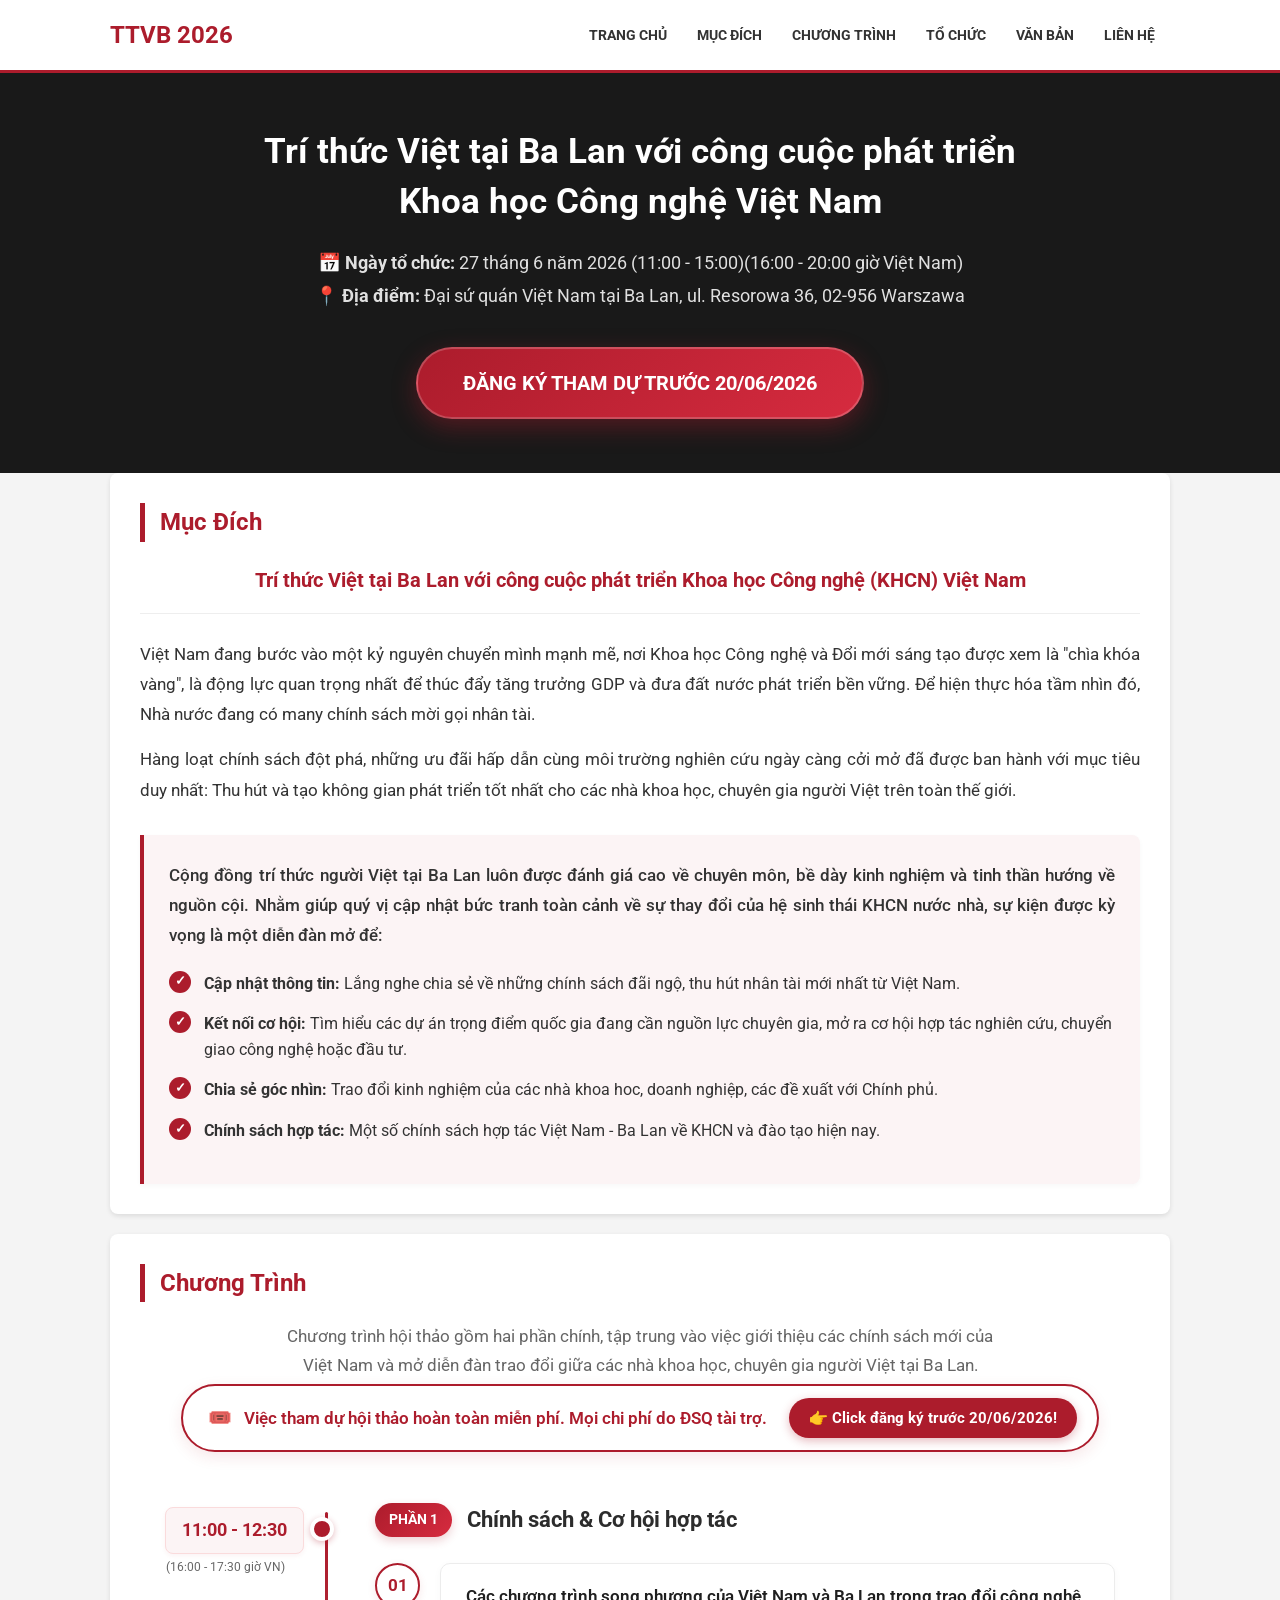
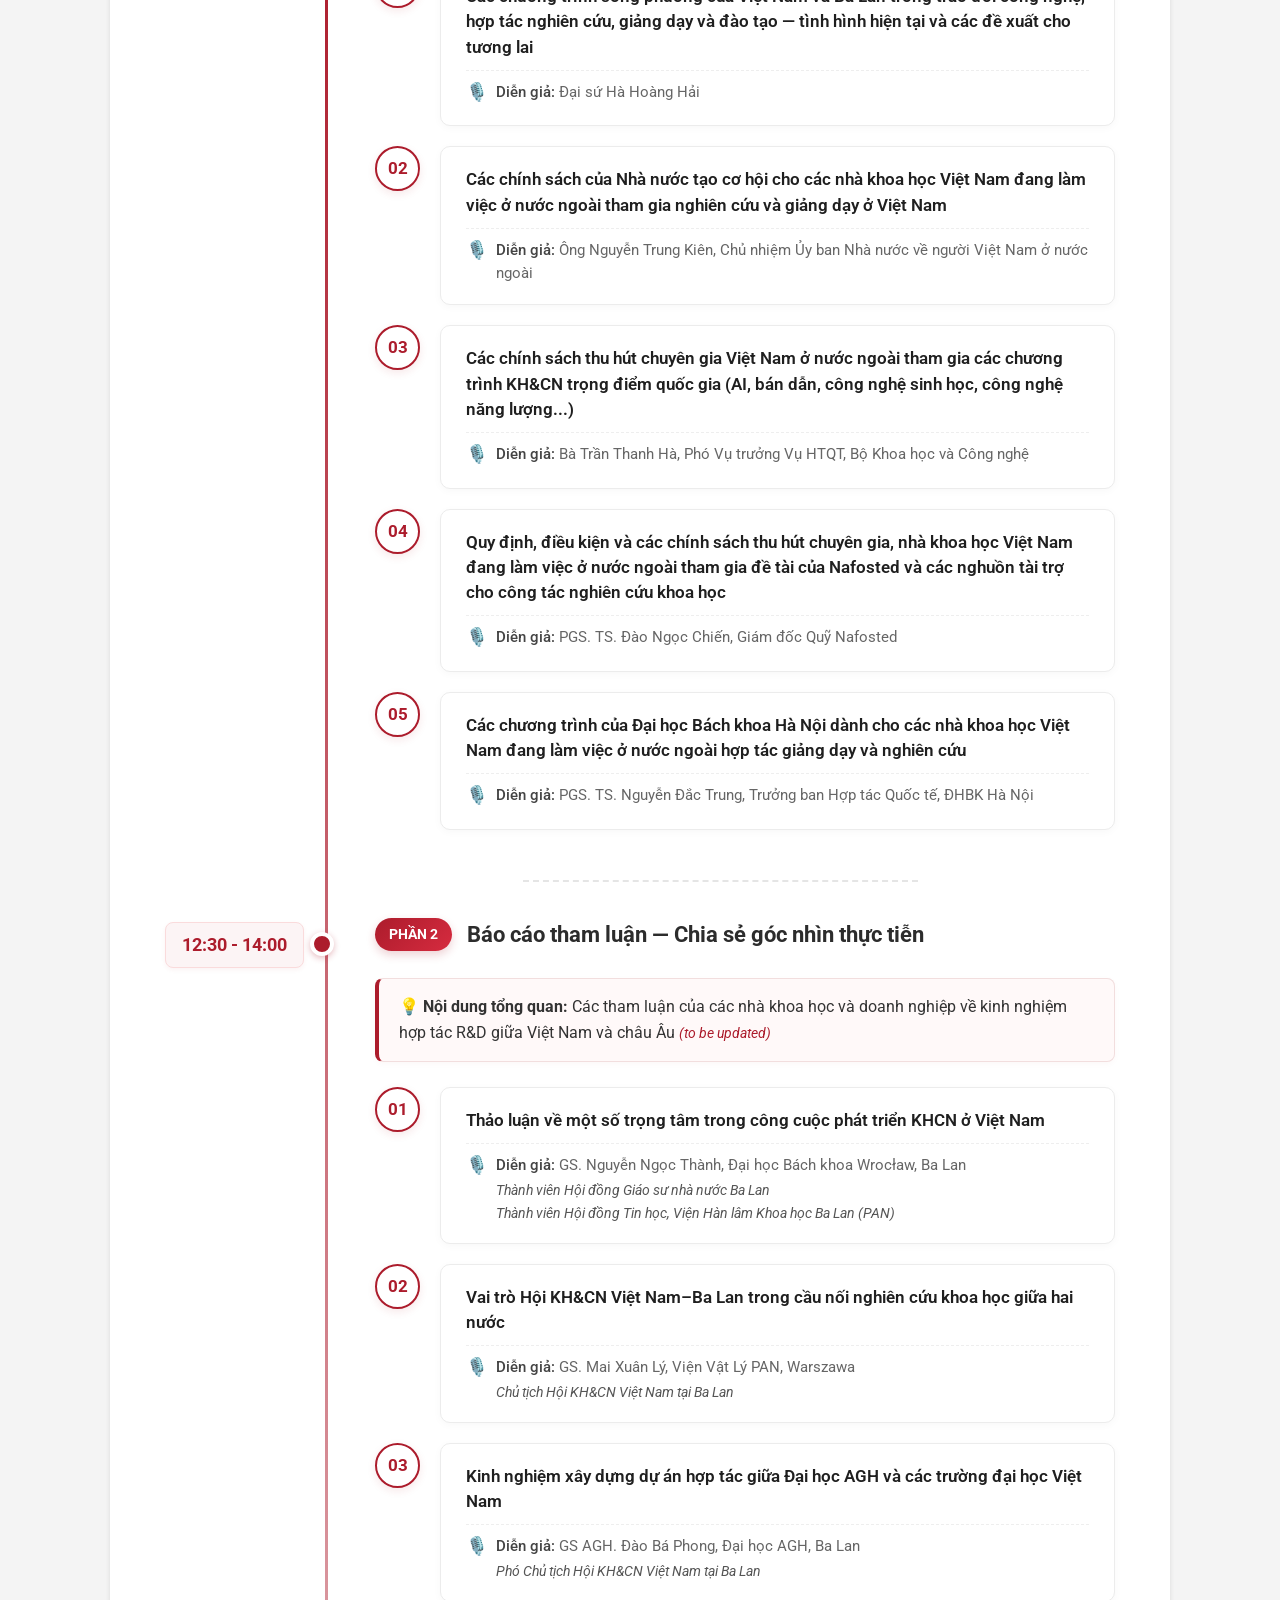
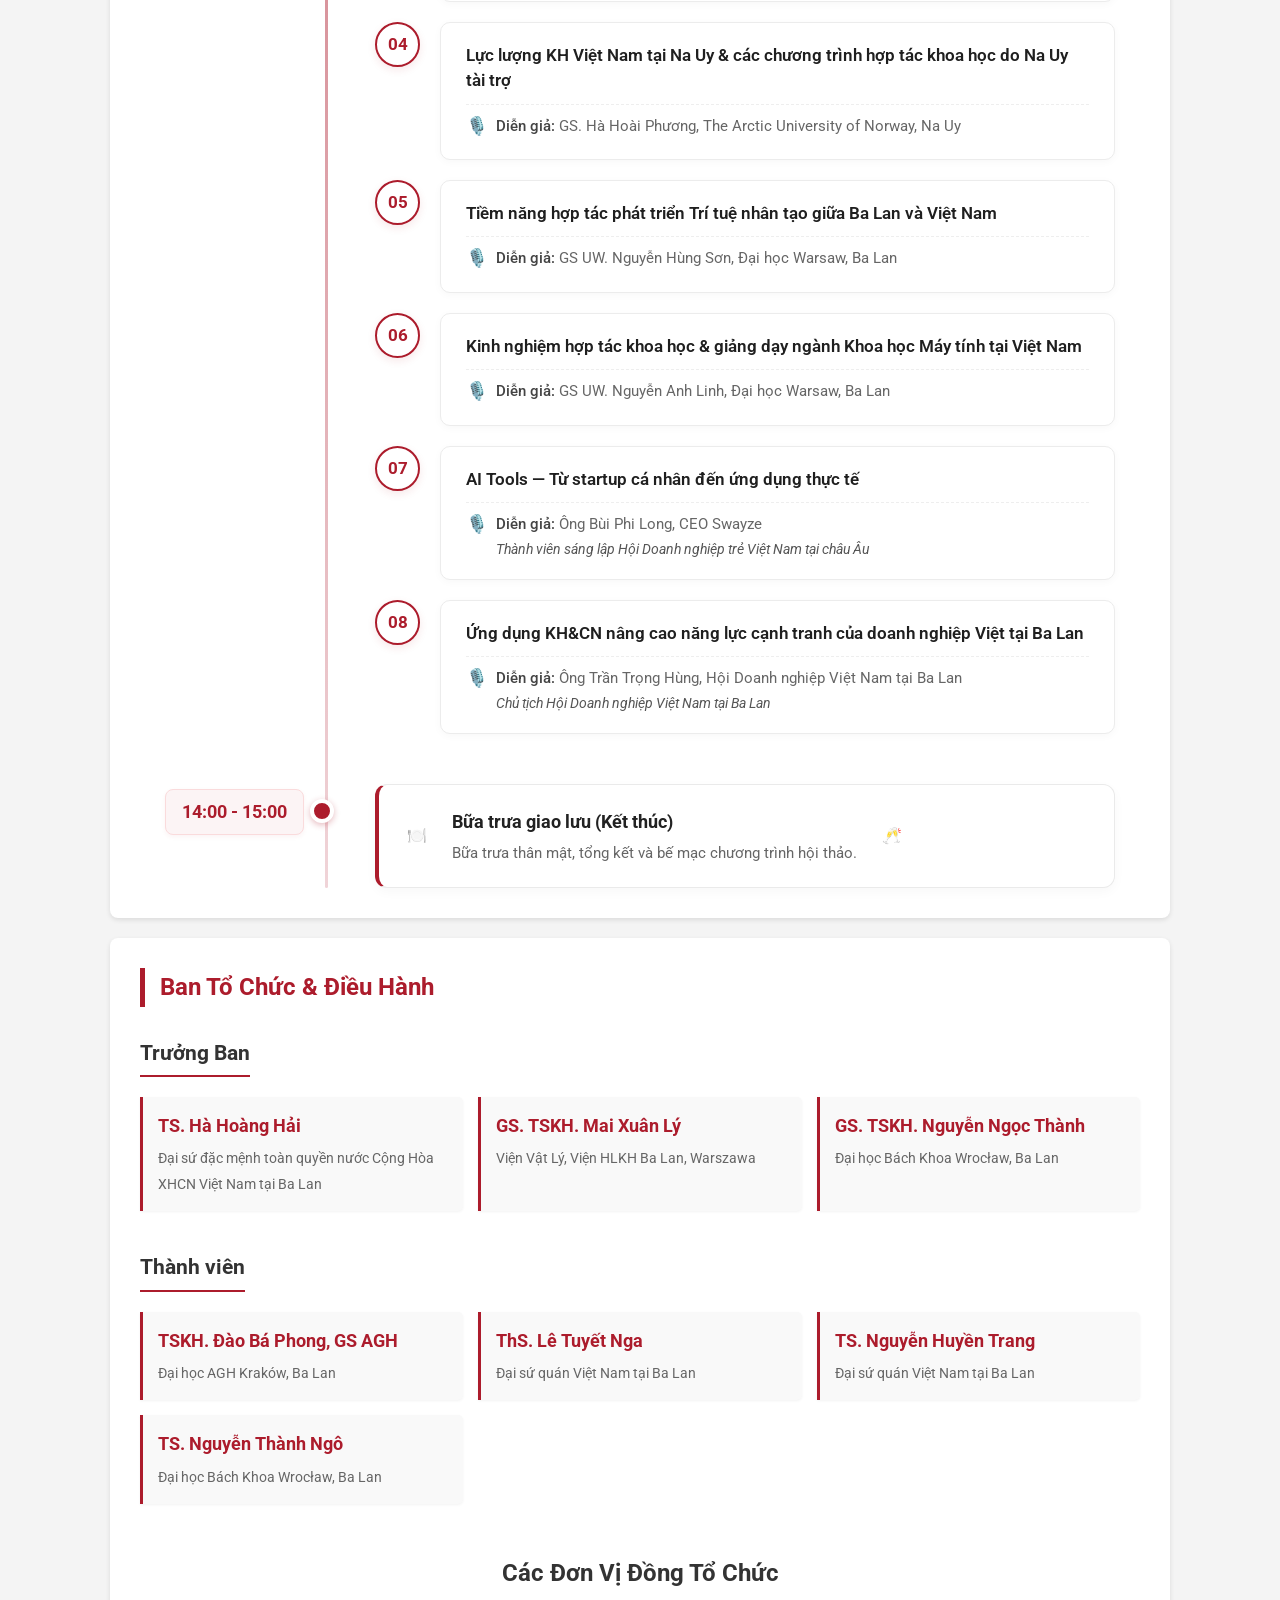
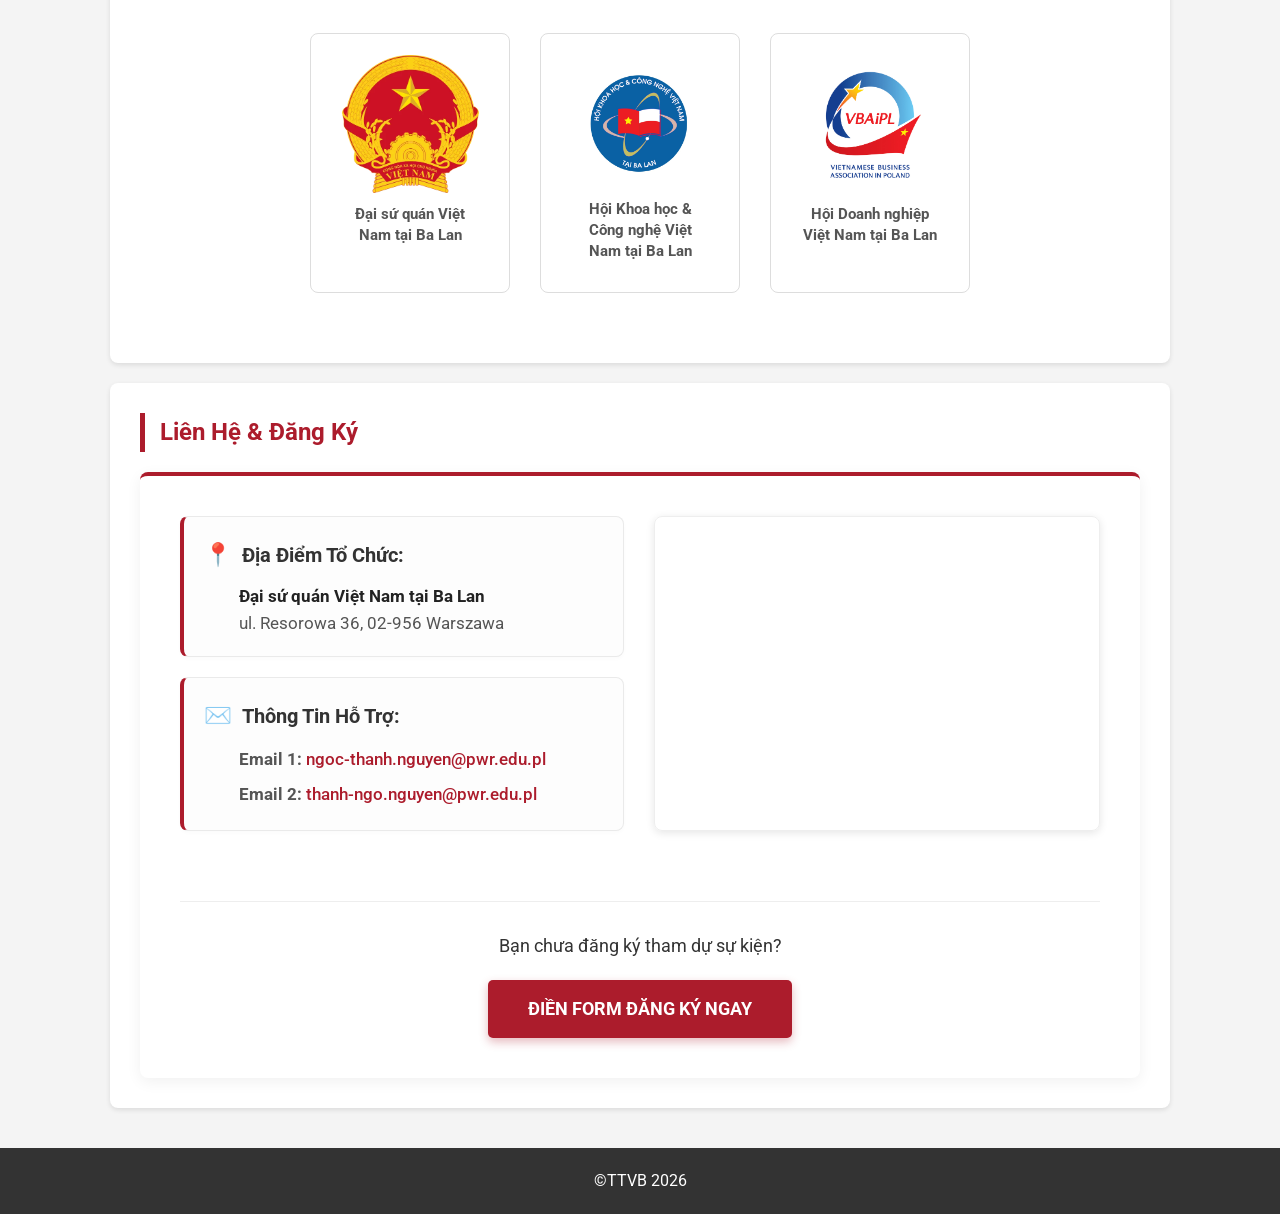
<file: index.html>
<!DOCTYPE html>
<html lang="en">

<head>
    <meta charset="UTF-8">
    <meta name="viewport" content="width=device-width, initial-scale=1.0">
    <title>TTVB 2026 - Symposium</title>
    <link rel="stylesheet" href="style.css">
    <link href="https://fonts.googleapis.com/css2?family=Roboto:wght@300;400;700&display=swap" rel="stylesheet">

    <style>
        /* Smooth scrolling for anchor links */
        html {
            scroll-behavior: smooth;
        }

        /* --- Extra Layout Styles merged from subpages --- */

        /* Speakers */
        .speaker-grid {
            display: flex;
            flex-wrap: wrap;
            gap: 20px;
            margin-top: 20px;
        }

        .speaker-card {
            background: #f9f9f9;
            border: 1px solid #ddd;
            border-radius: 8px;
            padding: 20px;
            width: calc(50% - 10px);
            box-shadow: 0 2px 4px rgba(0, 0, 0, 0.05);
        }

        .speaker-card h3 {
            color: #ac1c2c;
            margin-bottom: 5px;
        }

        .speaker-title {
            font-weight: bold;
            font-size: 0.9rem;
            color: #555;
            margin-bottom: 10px;
        }

        @media (max-width: 600px) {
            .speaker-card {
                width: 100%;
            }
        }

        /* Organizers */
        .committee-section {
            margin-bottom: 40px;
        }

        .committee-list {
            list-style: none;
            padding: 0;
            display: grid;
            grid-template-columns: repeat(auto-fit, minmax(250px, 1fr));
            gap: 15px;
        }

        .committee-list li {
            background: #f9f9f9;
            padding: 15px;
            border-left: 3px solid #ac1c2c;
            border-radius: 0 5px 5px 0;
            box-shadow: 0 1px 3px rgba(0, 0, 0, 0.05);
        }

        .member-name {
            font-weight: bold;
            color: #333;
            display: block;
        }

        .member-affiliation {
            font-size: 0.85rem;
            color: #666;
        }

        .partners-grid {
            display: flex;
            justify-content: center;
            gap: 30px;
            flex-wrap: wrap;
            margin-top: 20px;
        }

        .partner-box {
            background: #fff;
            border: 1px solid #ddd;
            padding: 30px;
            text-align: center;
            border-radius: 8px;
            width: 200px;
            font-weight: bold;
            color: #555;
        }

        /* Contact */
        .contact-container {
            display: flex;
            flex-wrap: wrap;
            gap: 40px;
            margin-top: 20px;
        }

        .contact-info,
        .contact-form {
            flex: 1;
            min-width: 300px;
        }

        .form-group {
            margin-bottom: 15px;
        }

        .form-group label {
            display: block;
            margin-bottom: 5px;
            font-weight: bold;
        }

        .form-group input,
        .form-group textarea {
            width: 100%;
            padding: 10px;
            border: 1px solid #ccc;
            border-radius: 4px;
            font-family: inherit;
        }

        .form-group textarea {
            resize: vertical;
            height: 120px;
        }

        button[type="submit"] {
            cursor: pointer;
            border: none;
            font-size: 1rem;
        }

        /* --- Photo Gallery Styles --- */
        .photo-gallery {
            display: grid;
            grid-template-columns: repeat(auto-fit, minmax(200px, 1fr));
            gap: 15px;
            margin-top: 20px;
        }

        .gallery-img {
            width: 100%;
            height: 200px;
            object-fit: cover;
            border-radius: 8px;
            cursor: pointer;
            transition: transform 0.3s ease;
        }

        .gallery-img:hover {
            transform: scale(1.03);
            box-shadow: 0 4px 10px rgba(0, 0, 0, 0.2);
        }

        /* --- Lightbox Modal Styles --- */
        .modal {
            display: none;
            position: fixed;
            z-index: 1000;
            left: 0;
            top: 0;
            width: 100%;
            height: 100%;
            background-color: rgba(0, 0, 0, 0.9);
            backdrop-filter: blur(5px);
        }

        .modal-content {
            margin: auto;
            display: block;
            max-width: 90%;
            max-height: 90vh;
            position: absolute;
            top: 50%;
            left: 50%;
            transform: translate(-50%, -50%);
            border-radius: 4px;
            box-shadow: 0 0 20px rgba(255, 255, 255, 0.1);
        }

        .close-modal {
            position: absolute;
            top: 20px;
            right: 40px;
            color: #ffffff;
            font-size: 50px;
            font-weight: bold;
            cursor: pointer;
            transition: color 0.2s;
        }

        /* --- Lightbox Navigation Arrows --- */
        .nav-arrow {
            cursor: pointer;
            position: absolute;
            top: 50%;
            width: auto;
            padding: 20px;
            margin-top: -50px;
            color: white;
            font-weight: bold;
            font-size: 40px;
            transition: 0.3s ease;
            user-select: none;
            text-decoration: none;
        }

        .prev-arrow {
            left: 20px;
            border-radius: 5px;
        }

        .next-arrow {
            right: 20px;
            border-radius: 5px;
        }

        .nav-arrow:hover {
            background-color: rgba(172, 28, 44, 0.8);
            color: white;
        }

        .close-modal:hover {
            color: #ac1c2c;
        }

        /* --- INVITATION SECTION STYLES (NEW) --- */
        .invitation-section p {
            margin-bottom: 15px;
            text-align: justify;
            line-height: 1.8;
            font-size: 1.05rem;
        }

        .invitation-section .lead-text {
            font-size: 1.25rem;
            color: #ac1c2c;
            text-align: center;
            margin-bottom: 25px;
            border-bottom: 1px solid #eee;
            padding-bottom: 15px;
        }

        .highlight-box {
            background-color: #fcf4f5;
            /* Subtle red tint */
            border-left: 4px solid #ac1c2c;
            padding: 25px;
            margin-top: 30px;
            border-radius: 0 8px 8px 0;
            box-shadow: 0 2px 5px rgba(0, 0, 0, 0.03);
        }

        .highlight-box p {
            margin-bottom: 20px;
            font-weight: 500;
        }

        .feature-list {
            list-style: none;
            padding-left: 0;
        }

        .feature-list li {
            position: relative;
            padding-left: 35px;
            margin-bottom: 15px;
            line-height: 1.6;
        }

        .feature-list li::before {
            content: "✓";
            position: absolute;
            left: 0;
            top: 0;
            color: #ffffff;
            background-color: #ac1c2c;
            width: 22px;
            height: 22px;
            border-radius: 50%;
            display: flex;
            align-items: center;
            justify-content: center;
            font-size: 0.8rem;
            font-weight: bold;
        }

        /* --- Integrated Program Schedule Styles --- */
        #program {
            position: relative;
        }

        .program-intro {
            text-align: center;
            color: #666;
            font-size: 1.05rem;
            max-width: 720px;
            margin: 0 auto 45px auto;
            line-height: 1.7;
        }

        .integrated-program {
            position: relative;
            margin-top: 50px;
            max-width: 950px;
            margin-left: auto;
            margin-right: auto;
        }

        /* --- Free Notice Badge (Clickable) --- */
        .free-notice-wrapper {
            text-align: center;
            margin-bottom: 45px;
            margin-top: -20px;
        }

        .free-notice {
            display: inline-flex;
            align-items: center;
            flex-wrap: wrap;
            justify-content: center;
            gap: 10px;
            background-color: #fcf4f5;
            color: #ac1c2c;
            padding: 10px 15px 10px 25px;
            border-radius: 50px;
            font-size: 1rem;
            font-weight: 600;
            border: 1px solid #fadbdc;
            box-shadow: 0 4px 12px rgba(172, 28, 44, 0.08);
            text-decoration: none;
            /* Bỏ gạch chân của link */
            transition: transform 0.2s ease, box-shadow 0.2s ease;
        }

        .free-notice:hover {
            transform: translateY(-3px);
            box-shadow: 0 8px 20px rgba(172, 28, 44, 0.15);
        }

        .click-cta {
            background-color: #ac1c2c;
            color: #ffffff;
            padding: 6px 16px;
            border-radius: 30px;
            font-size: 0.9rem;
            margin-left: 5px;
            box-shadow: 0 2px 6px rgba(172, 28, 44, 0.2);
            transition: background-color 0.2s ease;
        }

        .free-notice:hover .click-cta {
            background-color: #d62b3f;
            /* Sáng màu lên khi rê chuột */
        }

        /* Main vertical timeline line */
        .integrated-program::before {
            content: "";
            position: absolute;
            left: 160px;
            top: 10px;
            bottom: 0;
            width: 3px;
            background: linear-gradient(to bottom, #ac1c2c 0%, #f0d4d8 100%);
            border-radius: 3px;
        }

        .session-block {
            display: flex;
            position: relative;
            margin-bottom: 50px;
        }

        .session-block:last-child {
            margin-bottom: 0;
        }

        .session-time {
            width: 160px;
            flex-shrink: 0;
            padding-right: 40px;
            text-align: right;
            padding-top: 5px;
            position: relative;
        }

        .time-text {
            background: #fcf4f5;
            color: #ac1c2c;
            padding: 8px 16px;
            border-radius: 8px;
            font-weight: 700;
            font-size: 1.1rem;
            border: 1px solid #fadbdc;
            display: inline-block;
            box-shadow: 0 2px 5px rgba(172, 28, 44, 0.05);
            /* Thêm dòng này để chống xuống hàng */
            white-space: nowrap;
            /* Đảm bảo độ rộng đủ cho chuỗi thời gian */
            min-width: 130px;
            text-align: center;
        }

        .time-subtext {
            display: block;
            font-size: 0.75rem;
            font-weight: normal;
            color: #666;
            margin-top: 4px;
            text-align: center;
        }

        /* Node dot on the timeline */
        .session-time::after {
            content: "";
            position: absolute;
            right: -9px;
            top: 15px;
            width: 16px;
            height: 16px;
            background: #ac1c2c;
            border: 4px solid #fff;
            border-radius: 50%;
            box-shadow: 0 2px 6px rgba(172, 28, 44, 0.3);
            z-index: 2;
        }

        .session-details {
            flex-grow: 1;
            padding-left: 50px;
        }

        /* Headers inside sessions */
        .part-header {
            display: flex;
            align-items: center;
            gap: 15px;
            margin-bottom: 25px;
        }

        .part-badge {
            background: linear-gradient(135deg, #ac1c2c 0%, #d62b3f 100%);
            color: #fff;
            padding: 6px 14px;
            border-radius: 20px;
            font-size: 0.85rem;
            font-weight: 700;
            text-transform: uppercase;
            box-shadow: 0 4px 10px rgba(172, 28, 44, 0.2);
            white-space: nowrap;
        }

        .part-title {
            color: #2c2c2c;
            font-size: 1.4rem;
            font-weight: 700;
            margin: 0;
        }

        /* Program Timeline (Inner List for Phần 1 & Phần 2) */
        .program-timeline {
            list-style: none;
            padding: 0;
            margin: 0;
            position: relative;
        }

        .timeline-item {
            position: relative;
            padding-left: 65px;
            margin-bottom: 20px;
        }

        .timeline-item:last-child {
            margin-bottom: 0;
        }

        .timeline-marker {
            position: absolute;
            left: 0;
            top: 0;
            width: 45px;
            height: 45px;
            background: #fff;
            border: 2px solid #ac1c2c;
            border-radius: 50%;
            display: flex;
            align-items: center;
            justify-content: center;
            font-weight: 700;
            color: #ac1c2c;
            font-size: 1.05rem;
            box-shadow: 0 3px 8px rgba(172, 28, 44, 0.1);
            transition: all 0.3s ease;
        }

        .timeline-item:hover .timeline-marker {
            background: #ac1c2c;
            color: #fff;
            transform: scale(1.05);
        }

        .timeline-card {
            background: #ffffff;
            padding: 20px 25px;
            border-radius: 10px;
            border: 1px solid #ececec;
            box-shadow: 0 2px 8px rgba(0, 0, 0, 0.03);
            transition: all 0.3s ease;
        }

        .timeline-item:hover .timeline-card {
            transform: translateX(4px);
            box-shadow: 0 6px 15px rgba(0, 0, 0, 0.06);
            border-color: #f0d4d8;
        }

        .timeline-topic {
            display: block;
            color: #1f1f1f;
            font-size: 1.05rem;
            font-weight: 600;
            line-height: 1.5;
            margin-bottom: 10px;
        }

        /* Đồng bộ hàng tuyệt đối cho Micro và text */
        .timeline-speaker {
            margin: 0;
            color: #666;
            font-size: 0.95rem;
            display: inline-flex;
            align-items: flex-start; /* Giữ icon ở dòng đầu khi text xuống hàng */
            gap: 8px;
            padding-top: 10px;
            border-top: 1px dashed #eee;
            width: 100%;
        }

        .timeline-speaker .speaker-icon {
            font-size: 1.1rem;
            color: #ac1c2c;
            display: inline-flex;
            align-items: center;
            justify-content: center;
            line-height: 1.3;
        }

        .timeline-speaker .speaker-text-wrapper {
            display: inline-block;
            flex: 1;
            line-height: 1.5;
        }

        .timeline-speaker .speaker-name {
            font-weight: 500;
            color: #444;
        }

        /* Sub-info block for extra titles under speaker names */
        .speaker-info-block {
            display: block;
            font-size: 0.85rem;
            color: #777;
            margin-top: 4px;
            line-height: 1.4;
        }

        /* Thêm class in nghiêng cho các diễn giả đặc biệt */
        .speaker-info-block.italic-title {
            font-style: italic;
            color: #555; /* Đậm màu hơn một chút cho tiêu đề in nghiêng nổi bật */
        }

        /* Highlighted Box (For Section Intro / Summaries) */
        .program-highlight {
            background: #fff9f9;
            padding: 15px 20px;
            border-radius: 8px;
            border: 1px solid #f2dede;
            border-left: 4px solid #ac1c2c;
            box-shadow: 0 2px 6px rgba(172, 28, 44, 0.03);
            margin-bottom: 25px;
        }

        .program-highlight p {
            margin: 0;
            color: #333;
            font-size: 1.02rem;
            line-height: 1.6;
        }

        /* Break / Lunch Card */
        .break-card {
            background: #ffffff;
            border: 1px solid #eaeaea;
            border-left: 4px solid #ac1c2c;
            border-radius: 12px;
            padding: 22px 28px;
            display: flex;
            align-items: center;
            gap: 25px;
            box-shadow: 0 4px 12px rgba(0, 0, 0, 0.03);
            transition: transform 0.2s ease, box-shadow 0.2s ease;
        }
        
        .break-card:hover {
            transform: translateY(-2px);
            box-shadow: 0 6px 18px rgba(172, 28, 44, 0.08);
        }

        .break-icon {
            font-size: 1.8rem;
            background: #fcf4f5;
            width: 55px;
            height: 55px;
            display: flex;
            align-items: center;
            justify-content: center;
            border-radius: 50%;
            color: #ac1c2c;
            flex-shrink: 0;
        }

        .break-info h4 {
            margin: 0 0 5px 0;
            font-size: 1.15rem;
            color: #222;
        }

        .break-info p {
            margin: 0;
            color: #666;
            font-size: 0.95rem;
        }

        /* CHỈNH SỬA TẠI ĐÂY: Đường nét đứt tăng width: 50% và căn giữa trong vùng chi tiết */
        .dashed-separator-block {
            margin: 35px 0;
            padding-left: 160px; /* Bằng khoảng cách của trục thời gian bên trái để căn giữa phần còn lại */
            display: flex;
            justify-content: center;
        }

        .dashed-line {
            border-top: 2px dashed #e5e5e5;
            width: 50%; /* Độ rộng 50% theo yêu cầu */
        }

        /* Mobile responsiveness */
        @media (max-width: 768px) {
            .integrated-program::before {
                left: 25px;
            }

            .session-block {
                flex-direction: column;
                margin-bottom: 35px;
            }

            .session-time {
                width: auto;
                text-align: left;
                padding-right: 0;
                padding-left: 55px;
                padding-top: 0;
                margin-bottom: 15px;
            }

            .session-time::after {
                left: 18px;
                top: 10px;
            }

            .session-details {
                padding-left: 20px;
            }

            .dashed-separator-block {
                padding-left: 0; /* Trên mobile huỷ padding để căn giữa toàn màn hình */
            }
        }
    </style>
</head>

<body>

    <nav class="navbar">
        <div class="container">
            <div class="logo">TTVB 2026</div>
            <ul class="nav-links">
                <li><a href="#">Trang Chủ</a></li>
                <li><a href="#about">Mục Đích</a></li>
                <li><a href="#program">Chương Trình</a></li>
                <li><a href="#organizers">Tổ Chức</a></li>
                <li><a href="document.html">Văn Bản</a></li>
                <li><a href="#contact">Liên Hệ</a></li>
            </ul>
        </div>
    </nav>

    <header class="hero">
        <div class="container glass-panel">
            <h1 style="font-size: 2.2rem; line-height: 1.4; margin-bottom: 20px;">Trí thức Việt tại Ba Lan với công cuộc
                phát triển <br>Khoa học Công nghệ Việt Nam</h1>

            <div style="margin-bottom: 35px; font-size: 1.15rem; color: #e0e0e0; line-height: 1.8;">
                <p>📅 <b>Ngày tổ chức:</b> 27 tháng 6 năm 2026 (11:00 - 15:00)(16:00 - 20:00 giờ Việt Nam)</p>
                <p>📍 <b>Địa điểm:</b> Đại sứ quán Việt Nam tại Ba Lan, ul. Resorowa 36, 02-956 Warszawa</p>
            </div>

            <a href="#contact" class="btn pulse-btn"
                style="display: inline-block; background: linear-gradient(135deg, #ac1c2c, #d62b3f); color: white; padding: 18px 45px; border-radius: 50px; font-size: 1.25rem; font-weight: bold; text-transform: uppercase; text-decoration: none; box-shadow: 0 8px 25px rgba(172, 28, 44, 0.4); transition: all 0.3s ease; border: 2px solid rgba(255,255,255,0.2);">
                Đăng Ký Tham Dự Trước 20/06/2026
            </a>
        </div>
    </header>

    <main class="container">

        <section id="about" class="section invitation-section">
            <h2>Mục Đích</h2>

            <p class="lead-text"><strong>Trí thức Việt tại Ba Lan với công cuộc phát triển Khoa học Công nghệ (KHCN)
                    Việt
                    Nam</strong></p>

            <p>Việt Nam đang bước vào một kỷ nguyên chuyển mình mạnh mẽ, nơi Khoa học Công nghệ và Đổi mới sáng tạo được
                xem là "chìa khóa vàng", là động lực quan trọng nhất để thúc đẩy tăng trưởng GDP và đưa đất nước phát
                triển bền vững. Để hiện thực hóa tầm nhìn đó, Nhà nước đang có many chính sách mời gọi nhân tài.</p>

            <p>Hàng loạt chính sách đột phá, những ưu đãi hấp dẫn cùng môi trường nghiên cứu ngày càng cởi mở đã được
                ban hành với mục tiêu duy nhất: Thu hút và tạo không gian phát triển tốt nhất cho các nhà khoa học,
                chuyên gia người Việt trên toàn thế giới.</p>

            <div class="highlight-box">
                <p>Cộng đồng trí thức người Việt tại Ba Lan luôn được đánh giá cao về chuyên môn, bề dày kinh nghiệm và
                    tinh thần hướng về nguồn cội. Nhằm giúp quý vị cập nhật bức tranh toàn cảnh về sự thay đổi của hệ
                    sinh thái KHCN nước nhà, sự kiện được kỳ vọng là một diễn đàn mở để:</p>

                <ul class="feature-list">
                    <li><strong>Cập nhật thông tin:</strong> Lắng nghe chia sẻ về những chính sách đãi ngộ, thu hút nhân
                        tài mới nhất từ Việt Nam.</li>
                    <li><strong>Kết nối cơ hội:</strong> Tìm hiểu các dự án trọng điểm quốc gia đang cần nguồn lực
                        chuyên gia, mở ra cơ hội hợp tác nghiên cứu, chuyển giao công nghệ hoặc đầu tư.</li>
                    <li><strong>Chia sẻ góc nhìn:</strong> Trao đổi kinh nghiệm của các nhà khoa hoc, doanh nghiệp, các
                        đề xuất với Chính phủ.</li>
                    <li><strong>Chính sách hợp tác:</strong> Một số chính sách hợp tác Việt Nam - Ba Lan về KHCN và đào
                        tạo hiện nay.</li>
                </ul>
            </div>
        </section>

        <section id="program" class="section">
            <h2>Chương Trình</h2>

            <p class="program-intro" style="margin-bottom: 25px;">
                Chương trình hội thảo gồm hai phần chính, tập trung vào việc giới thiệu
                các chính sách mới của Việt Nam và mở diễn đàn trao đổi giữa các nhà khoa học,
                chuyên gia người Việt tại Ba Lan.
            </p>

            <div class="free-notice-wrapper">
                <a href="https://docs.google.com/forms/d/e/1FAIpQLSdq7zv__VwEsxGgoBQY8EOfeKoRWkLf_nn9k9Pm5etBAqJqLw/viewform?usp=sharing"
                    target="_blank" class="free-notice"
                    style="display: inline-flex; align-items: center; justify-content: center; gap: 12px; background: #ffffff; color: #ac1c2c; padding: 12px 20px 12px 25px; border-radius: 50px; font-size: 1.05rem; font-weight: 600; border: 2px solid #ac1c2c; box-shadow: 0 5px 15px rgba(172, 28, 44, 0.1); text-decoration: none; transition: transform 0.2s ease, box-shadow 0.2s ease;">

                    <span style="font-size: 1.2rem;">🎟️</span>
                    <span>Việc tham dự hội thảo hoàn toàn miễn phí. Mọi chi phí do ĐSQ tài trợ.</span>

                    <span class="click-cta"
                        style="background-color: #ac1c2c; color: #ffffff; padding: 8px 20px; border-radius: 30px; font-size: 0.95rem; font-weight: bold; margin-left: 10px; box-shadow: 0 3px 10px rgba(172, 28, 44, 0.3); white-space: nowrap; animation: pulse 2s infinite;">
                        👉 Click đăng ký trước 20/06/2026!
                    </span>
                </a>
            </div>

            <div class="integrated-program">

                <div class="session-block">
                    <div class="session-time">
                        <span class="time-text">11:00 - 12:30</span>
                        <span class="time-subtext">(16:00 - 17:30 giờ VN)</span>
                    </div>
                    <div class="session-details">
                        <div class="part-header">
                            <span class="part-badge">Phần 1</span>
                            <h3 class="part-title">Chính sách & Cơ hội hợp tác</h3>
                        </div>

                        <ul class="program-timeline">
                            <li class="timeline-item">
                                <div class="timeline-marker">01</div>
                                <div class="timeline-card">
                                    <span class="timeline-topic">
                                        Các chương trình song phương của Việt Nam và Ba Lan trong trao đổi công nghệ,
                                        hợp tác nghiên cứu, giảng dạy và đào tạo — tình hình hiện tại và các đề xuất cho
                                        tương lai
                                    </span>
                                    <p class="timeline-speaker">
                                        <span class="speaker-icon">🎙️</span>
                                        <span class="speaker-text-wrapper"><span class="speaker-name">Diễn giả:</span> Đại sứ Hà Hoàng Hải</span>
                                    </p>
                                </div>
                            </li>

                            <li class="timeline-item">
                                <div class="timeline-marker">02</div>
                                <div class="timeline-card">
                                    <span class="timeline-topic">
                                        Các chính sách của Nhà nước tạo cơ hội cho các nhà khoa học Việt Nam đang làm
                                        việc ở nước ngoài tham gia nghiên cứu và giảng dạy ở Việt Nam
                                    </span>
                                    <p class="timeline-speaker">
                                        <span class="speaker-icon">🎙️</span>
                                        <span class="speaker-text-wrapper"><span class="speaker-name">Diễn giả:</span> Ông Nguyễn Trung Kiên, Chủ nhiệm Ủy ban Nhà nước
                                            về người Việt Nam ở nước ngoài</span>
                                    </p>
                                </div>
                            </li>

                            <li class="timeline-item">
                                <div class="timeline-marker">03</div>
                                <div class="timeline-card">
                                    <span class="timeline-topic">
                                        Các chính sách thu hút chuyên gia Việt Nam ở nước ngoài tham gia các chương
                                        trình KH&CN trọng điểm quốc gia (AI, bán dẫn, công nghệ sinh học, công nghệ năng
                                        lượng...)
                                    </span>
                                    <p class="timeline-speaker">
                                        <span class="speaker-icon">🎙️</span>
                                        <span class="speaker-text-wrapper"><span class="speaker-name">Diễn giả:</span> Bà Trần Thanh Hà, Phó Vụ trưởng Vụ HTQT, Bộ Khoa học và Công nghệ</span>
                                    </p>
                                </div>
                            </li>

                            <li class="timeline-item">
                                <div class="timeline-marker">04</div>
                                <div class="timeline-card">
                                    <span class="timeline-topic">
                                        Quy định, điều kiện và các chính sách thu hút chuyên gia, nhà khoa học Việt Nam
                                        đang làm việc ở nước ngoài
                                        tham gia đề tài của Nafosted và các nghuồn tài trợ cho công tác nghiên cứu khoa
                                        học
                                    </span>
                                    <p class="timeline-speaker">
                                        <span class="speaker-icon">🎙️</span>
                                        <span class="speaker-text-wrapper"><span class="speaker-name">Diễn giả:</span> PGS. TS. Đào Ngọc Chiến, Giám
                                            đốc Quỹ Nafosted</span>
                                    </p>
                                </div>
                            </li>

                            <li class="timeline-item">
                                <div class="timeline-marker">05</div>
                                <div class="timeline-card">
                                    <span class="timeline-topic">
                                        Các chương trình của Đại học Bách khoa Hà Nội dành cho các nhà khoa học Việt Nam
                                        đang làm việc ở nước ngoài hợp tác giảng dạy và nghiên cứu
                                    </span>
                                    <p class="timeline-speaker">
                                        <span class="speaker-icon">🎙️</span>
                                        <span class="speaker-text-wrapper"><span class="speaker-name">Diễn giả:</span> PGS. TS. Nguyễn Đắc Trung,
                                            Trưởng ban Hợp tác Quốc tế, ĐHBK Hà Nội</span>
                                    </p>
                                </div>
                            </li>
                        </ul>
                    </div>
                </div>

                <div class="dashed-separator-block">
                    <div class="dashed-line"></div>
                </div>

                <div class="session-block">
                        <div class="session-time">
                            <span class="time-text">12:30 - 14:00</span>
                        </div>
                        <div class="session-details">
                            <div class="part-header">
                                <span class="part-badge">Phần 2</span>
                                <h3 class="part-title">Báo cáo tham luận — Chia sẻ góc nhìn thực tiễn</h3>
                            </div>

                            <div class="program-highlight">
                                <p><strong>💡 Nội dung tổng quan:</strong> Các tham luận của các nhà khoa học và doanh nghiệp về kinh nghiệm hợp tác R&D giữa Việt Nam và châu Âu <span style="color: #ac1c2c; font-style: italic; font-size: 0.9rem;">(to be updated)</span></p>
                            </div>

                            <ul class="program-timeline">
                                <li class="timeline-item">
                                    <div class="timeline-marker">01</div>
                                    <div class="timeline-card">
                                        <span class="timeline-topic">Thảo luận về một số trọng tâm trong công cuộc phát triển KHCN ở Việt Nam</span>
                                        <p class="timeline-speaker">
                                            <span class="speaker-icon">🎙️</span>
                                            <span class="speaker-text-wrapper">
                                                <span class="speaker-name">Diễn giả:</span> GS. Nguyễn Ngọc Thành, Đại học Bách khoa Wrocław, Ba Lan
                                                <span class="speaker-info-block italic-title">Thành viên Hội đồng Giáo sư nhà nước Ba Lan</span>
                                                <span class="speaker-info-block italic-title">Thành viên Hội đồng Tin học, Viện Hàn lâm Khoa học Ba Lan (PAN)</span>
                                            </span>
                                        </p>
                                    </div>
                                </li>
                                <li class="timeline-item">
                                    <div class="timeline-marker">02</div>
                                    <div class="timeline-card">
                                        <span class="timeline-topic">Vai trò Hội KH&CN Việt Nam–Ba Lan trong cầu nối nghiên cứu khoa học giữa hai nước</span>
                                        <p class="timeline-speaker">
                                            <span class="speaker-icon">🎙️</span>
                                            <span class="speaker-text-wrapper">
                                                <span class="speaker-name">Diễn giả:</span> GS. Mai Xuân Lý, Viện Vật Lý PAN, Warszawa
                                                <span class="committee-section"><span class="speaker-info-block italic-title">Chủ tịch Hội KH&CN Việt Nam tại Ba Lan</span></span>
                                            </span>
                                        </p>
                                    </div>
                                </li>
                                <li class="timeline-item">
                                    <div class="timeline-marker">03</div>
                                    <div class="timeline-card">
                                        <span class="timeline-topic">Kinh nghiệm xây dựng dự án hợp tác giữa Đại học AGH và các trường đại học Việt Nam</span>
                                        <p class="timeline-speaker">
                                            <span class="speaker-icon">🎙️</span>
                                            <span class="speaker-text-wrapper">
                                                <span class="speaker-name">Diễn giả:</span> GS AGH. Đào Bá Phong, Đại học AGH, Ba Lan
                                                <span class="speaker-info-block italic-title">Phó Chủ tịch Hội KH&CN Việt Nam tại Ba Lan</span>
                                            </span>
                                        </p>
                                    </div>
                                </li>
                                <li class="timeline-item">
                                    <div class="timeline-marker">04</div>
                                    <div class="timeline-card">
                                        <span class="timeline-topic">Lực lượng KH Việt Nam tại Na Uy & các chương trình hợp tác khoa học do Na Uy tài trợ</span>
                                        <p class="timeline-speaker">
                                            <span class="speaker-icon">🎙️</span>
                                            <span class="speaker-text-wrapper"><span class="speaker-name">Diễn giả:</span> GS. Hà Hoài Phương, The Arctic University of Norway, Na Uy</span>
                                        </p>
                                    </div>
                                </li>
                                <li class="timeline-item">
                                    <div class="timeline-marker">05</div>
                                    <div class="timeline-card">
                                        <span class="timeline-topic">Tiềm năng hợp tác phát triển Trí tuệ nhân tạo giữa Ba Lan và Việt Nam</span>
                                        <p class="timeline-speaker">
                                            <span class="speaker-icon">🎙️</span>
                                            <span class="speaker-text-wrapper"><span class="speaker-name">Diễn giả:</span> GS UW. Nguyễn Hùng Sơn, Đại học Warsaw, Ba Lan</span>
                                        </p>
                                    </div>
                                </li>
                                <li class="timeline-item">
                                    <div class="timeline-marker">06</div>
                                    <div class="timeline-card">
                                        <span class="timeline-topic">Kinh nghiệm hợp tác khoa học & giảng dạy ngành Khoa học Máy tính tại Việt Nam</span>
                                        <p class="timeline-speaker">
                                            <span class="speaker-icon">🎙️</span>
                                            <span class="speaker-text-wrapper"><span class="speaker-name">Diễn giả:</span> GS UW. Nguyễn Anh Linh, Đại học Warsaw, Ba Lan</span>
                                        </p>
                                    </div>
                                </li>
                                <li class="timeline-item">
                                    <div class="timeline-marker">07</div>
                                    <div class="timeline-card">
                                        <span class="timeline-topic">AI Tools — Từ startup cá nhân đến ứng dụng thực tế</span>
                                        <p class="timeline-speaker">
                                            <span class="speaker-icon">🎙️</span>
                                            <span class="speaker-text-wrapper">
                                                <span class="speaker-name">Diễn giả:</span> Ông Bùi Phi Long, CEO Swayze 
                                                <span class="speaker-info-block italic-title">Thành viên sáng lập Hội Doanh nghiệp trẻ Việt Nam tại châu Âu</span>
                                            </span>
                                        </p>
                                    </div>
                                </li>
                                <li class="timeline-item">
                                    <div class="timeline-marker">08</div>
                                    <div class="timeline-card">
                                        <span class="timeline-topic">Ứng dụng KH&CN nâng cao năng lực cạnh tranh của doanh nghiệp Việt tại Ba Lan</span>
                                        <p class="timeline-speaker">
                                            <span class="speaker-icon">🎙️</span>
                                            <span class="speaker-text-wrapper">
                                                <span class="speaker-name">Diễn giả:</span> Ông Trần Trọng Hùng, Hội Doanh nghiệp Việt Nam tại Ba Lan
                                                <span class="speaker-info-block italic-title">Chủ tịch Hội Doanh nghiệp Việt Nam tại Ba Lan</span>
                                            </span>
                                        </p>
                                    </div>
                                </li>
                            </ul>
                        </div>
                    </div>

                <div class="session-block">
                    <div class="session-time">
                        <span class="time-text">14:00 - 15:00</span>
                    </div>
                    <div class="session-details">
                        <div class="break-card">
                            <div class="break-icon-wrapper">
                                <span class="break-icon-art">🍽️</span>
                            </div>
                            
                            <div class="break-info">
                                <h4>Bữa trưa giao lưu (Kết thúc)</h4>
                                <p>Bữa trưa thân mật, tổng kết và bế mạc chương trình hội thảo.</p>
                            </div>
                            
                            <div class="break-icon-plain">
                                <span class="break-icon-art">🥂</span>
                            </div>
                        </div>
                    </div>
                </div>

            </div>
        </section>

        <section id="organizers" class="section">
            <h2>Ban Tổ Chức & Điều Hành</h2>

            <div class="committee-section" style="margin-top: 30px;">
                <h3
                    style="color: #333; border-bottom: 2px solid #ac1c2c; display: inline-block; padding-bottom: 5px; margin-bottom: 20px; font-size: 1.3rem;">
                    Trưởng Ban</h3>
                <ul class="committee-list">
                    <li><span class="member-name" style="color: #ac1c2c; font-size: 1.1rem; margin-bottom: 5px;">TS. Hà
                            Hoàng Hải</span><span class="member-affiliation">Đại sứ đặc mệnh toàn quyền nước Cộng Hòa
                            XHCN Việt Nam tại Ba Lan</span></li>
                    <li><span class="member-name" style="color: #ac1c2c; font-size: 1.1rem; margin-bottom: 5px;">GS.
                            TSKH. Mai Xuân Lý</span><span class="member-affiliation">Viện Vật Lý, Viện HLKH Ba Lan,
                            Warszawa</span></li>
                    <li><span class="member-name" style="color: #ac1c2c; font-size: 1.1rem; margin-bottom: 5px;">GS.
                            TSKH. Nguyễn Ngọc Thành</span><span class="member-affiliation">Đại học Bách Khoa Wrocław, Ba
                            Lan</span></li>
                </ul>
            </div>

            <div class="committee-section">
                <h3
                    style="color: #333; border-bottom: 2px solid #ac1c2c; display: inline-block; padding-bottom: 5px; margin-bottom: 20px; font-size: 1.3rem;">
                    Thành viên</h3>
                <ul class="committee-list">
                    <li><span class="member-name" style="color: #ac1c2c; font-size: 1.1rem; margin-bottom: 5px;">TSKH.
                            Đào Bá Phong, GS AGH</span><span class="member-affiliation">Đại học AGH Kraków, Ba
                            Lan</span></li>
                    <li><span class="member-name" style="color: #ac1c2c; font-size: 1.1rem; margin-bottom: 5px;">ThS. Lê
                            Tuyết Nga</span><span class="member-affiliation">Đại sứ quán Việt Nam tại Ba Lan</span></li>
                    <li><span class="member-name" style="color: #ac1c2c; font-size: 1.1rem; margin-bottom: 5px;">TS.
                            Nguyễn Huyền Trang</span><span class="member-affiliation">Đại sứ quán Việt Nam tại Ba
                            Lan</span></li>
                    <li><span class="member-name" style="color: #ac1c2c; font-size: 1.1rem; margin-bottom: 5px;">TS.
                            Nguyễn Thành Ngô</span><span class="member-affiliation">Đại học Bách Khoa Wrocław, Ba
                            Lan</span></li>
                </ul>
            </div>

            <div class="committee-section" style="margin-top: 50px;">
                <h3 style="text-align: center; font-size: 1.5rem; margin-bottom: 40px; border-left: none; color: #333;">
                    Các Đơn Vị Đồng Tổ Chức</h3>
                <div class="partners-grid" style="align-items: stretch;">

                    <div class="partner-box"
                        style="display: flex; flex-direction: column; justify-content: flex-start; box-sizing: border-box;">
                        <a href="https://vietnam.pl" target="_blank"
                            style="text-decoration: none; color: inherit; display: flex; flex-direction: column; height: 100%;">
                            <div
                                style="height: 120px; display: flex; align-items: center; justify-content: center; margin-bottom: 15px;">
                                <img src="QuocHuy_400px.webp" alt="Đại sứ quán Việt Nam tại Ba Lan"
                                    style="max-height: 120px; max-width: 100%; width: auto; object-fit: contain; transform: scale(1.15);">
                            </div>
                            <div style="font-size: 0.95rem; line-height: 1.4; padding-top: 5px;">Đại sứ quán Việt Nam
                                tại Ba Lan</div>
                        </a>
                    </div>

                    <div class="partner-box"
                        style="display: flex; flex-direction: column; justify-content: flex-start; box-sizing: border-box;">
                        <div
                            style="height: 120px; display: flex; align-items: center; justify-content: center; margin-bottom: 15px;">
                            <img src="Hoi_KHCN_VN_BL.jpg" alt="Hội Khoa Học & Công Nghệ Việt Nam tại Ba Lan"
                                style="max-height: 100px; width: auto; object-fit: contain; border-radius: 50%;">
                        </div>
                        <div style="font-size: 0.95rem; line-height: 1.4;">Hội Khoa học & Công nghệ Việt Nam tại Ba Lan
                        </div>
                    </div>

                    <div class="partner-box"
                        style="display: flex; flex-direction: column; justify-content: flex-start; box-sizing: border-box;">
                        <div
                            style="height: 120px; display: flex; align-items: center; justify-content: center; margin-bottom: 15px;">
                            <img src="logo VBAiPL.jpg" alt="Hội Doanh nghiệp Việt Nam tại Ba Lan"
                                style="max-height: 120px; max-width: 100%; width: auto; object-fit: contain; transform: scale(1.1);">
                        </div>
                        <div style="font-size: 0.95rem; line-height: 1.4; padding-top: 5px;">Hội Doanh nghiệp Việt Nam
                            tại Ba Lan</div>
                    </div>

                    

                </div>
            </div>
        </section>

        <div id="photoModal" class="modal">
            <span class="close-modal" onclick="closeModal()">×</span>

            <span class="nav-arrow prev-arrow" onclick="changePhoto(-1)">❮</span>
            <span class="nav-arrow next-arrow" onclick="changePhoto(1)">❯</span>

            <img class="modal-content" id="zoomedImg">
        </div>

        <section id="contact" class="section">
            <h2>Liên Hệ & Đăng Ký</h2>

            <div class="contact-container"
                style="background: #fff; border-radius: 8px; box-shadow: 0 4px 15px rgba(0,0,0,0.06); padding: 40px; margin-top: 20px; border-top: 4px solid #ac1c2c; display: flex; flex-direction: column; align-items: center;">

                <div
                    style="display: flex; flex-wrap: wrap; width: 100%; gap: 30px; justify-content: space-between; margin-bottom: 30px;">

                    <div style="flex: 1; min-width: 300px;">

                        <div
                            style="background: #fdfdfd; border: 1px solid #eaeaea; border-left: 4px solid #ac1c2c; padding: 20px; border-radius: 8px; margin-bottom: 20px; box-shadow: 0 2px 4px rgba(0,0,0,0.02); transition: transform 0.2s;">
                            <h3
                                style="color: #333; margin-top: 0; margin-bottom: 10px; font-size: 1.25rem; display: flex; align-items: center; gap: 10px;">
                                <span style="font-size: 1.4rem;">📍</span> Địa Điểm Tổ Chức:
                            </h3>
                            <div style="color: #555; font-size: 1.05rem; line-height: 1.6; padding-left: 35px;">
                                <strong style="color: #222;">Đại sứ quán Việt Nam tại Ba Lan</strong><br>
                                ul. Resorowa 36, 02-956 Warszawa
                            </div>
                        </div>

                        <div
                            style="background: #fdfdfd; border: 1px solid #eaeaea; border-left: 4px solid #ac1c2c; padding: 20px; border-radius: 8px; box-shadow: 0 2px 4px rgba(0,0,0,0.02); transition: transform 0.2s;">
                            <h3
                                style="color: #333; margin-top: 0; margin-bottom: 10px; font-size: 1.25rem; display: flex; align-items: center; gap: 10px;">
                                <span style="font-size: 1.4rem;">✉️</span> Thông Tin Hỗ Trợ:
                            </h3>
                            <div style="color: #555; font-size: 1.05rem; line-height: 1.8; padding-left: 35px;">
                                <p style="margin: 0;">
                                    <strong>Email 1:</strong>
                                    <a href="mailto:ngoc-thanh.nguyen@pwr.edu.pl"
                                        style="color: #ac1c2c; text-decoration: none; font-weight: 500;">ngoc-thanh.nguyen@pwr.edu.pl</a>
                                </p>
                                <p style="margin: 0; margin-top: 5px;">
                                    <strong>Email 2:</strong>
                                    <a href="mailto:thanh-ngo.nguyen@pwr.edu.pl"
                                        style="color: #ac1c2c; text-decoration: none; font-weight: 500;">thanh-ngo.nguyen@pwr.edu.pl</a>
                                </p>
                            </div>
                        </div>

                    </div>

                    <div
                        style="flex: 1; min-width: 300px; border-radius: 8px; overflow: hidden; box-shadow: 0 2px 8px rgba(0,0,0,0.1); border: 1px solid #eee; display: flex;">
                        <iframe
                            src="https://maps.google.com/maps?q=ul.%20Resorowa%2036,%2002-956%20Warszawa&t=&z=15&ie=UTF8&iwloc=&output=embed"
                            width="100%" height="100%" style="border:0; min-height: 250px;" allowfullscreen=""
                            loading="lazy" referrerpolicy="no-referrer-when-downgrade">
                        </iframe>
                    </div>

                </div>

                <div style="width: 100%; text-align: center; border-top: 1px solid #eee; padding-top: 30px;">
                    <h3 style="color: #333; margin-bottom: 20px; font-size: 1.1rem; font-weight: normal;">Bạn chưa đăng
                        ký tham dự sự kiện?</h3>
                    <a href="https://docs.google.com/forms/d/e/1FAIpQLSdq7zv__VwEsxGgoBQY8EOfeKoRWkLf_nn9k9Pm5etBAqJqLw/viewform?usp=sharing&ouid=104047039537303947098"
                        target="_blank" class="btn"
                        style="display: inline-block; background-color: #ac1c2c; color: #ffffff; padding: 15px 40px; border-radius: 5px; font-weight: bold; font-size: 1.1rem; text-decoration: none; box-shadow: 0 4px 10px rgba(172, 28, 44, 0.3); text-transform: uppercase; transition: transform 0.2s;">
                        Điền Form Đăng Ký Ngay
                    </a>
                </div>

            </div>
        </section>
    </main>

    <footer>
        <p>©TTVB 2026</p>
    </footer>
    <script>
        let currentPhotoIndex = 0;
        let photoArray = [];

        window.onload = function () {
            const images = document.querySelectorAll('.gallery-img');
            images.forEach((img, index) => {
                photoArray.push(img.src);
                img.onclick = function () { openModal(index); }
            });
        };

        function openModal(index) {
            currentPhotoIndex = index;
            document.getElementById('photoModal').style.display = "block";
            document.getElementById('zoomedImg').src = photoArray[currentPhotoIndex];
        }

        function changePhoto(step) {
            currentPhotoIndex += step;
            if (currentPhotoIndex >= photoArray.length) {
                currentPhotoIndex = 0;
            } else if (currentPhotoIndex < 0) {
                currentPhotoIndex = photoArray.length - 1;
            }
            document.getElementById('zoomedImg').src = photoArray[currentPhotoIndex];
        }

        function closeModal() {
            document.getElementById('photoModal').style.display = "none";
        }

        window.onclick = function (event) {
            let modal = document.getElementById('photoModal');
            if (event.target == modal) {
                closeModal();
            }
        }
    </script>
</body>

</html>
</file>
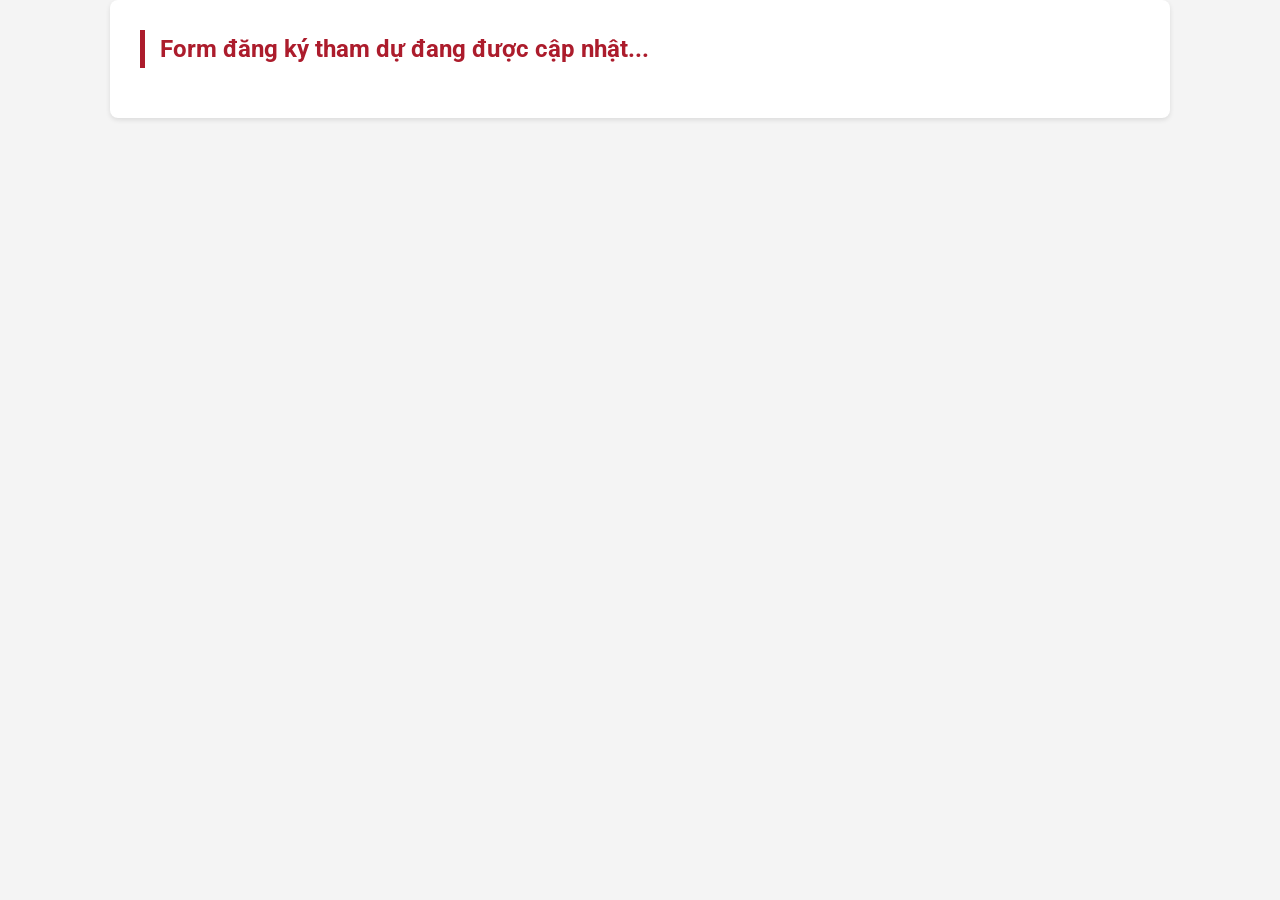
<file: contact.html>
<!DOCTYPE html>
<html lang="en">
<head>
    <meta charset="UTF-8">
    <meta name="viewport" content="width=device-width, initial-scale=1.0">
    <title>Contact</title>
    <link rel="stylesheet" href="style.css">
    <link href="https://fonts.googleapis.com/css2?family=Roboto:wght@300;400;700&display=swap" rel="stylesheet">
    <style>
        /* Specific styles just for the contact form */
        .contact-container {
            display: flex;
            flex-wrap: wrap;
            gap: 40px;
        }
        .contact-info, .contact-form {
            flex: 1;
            min-width: 300px;
        }
        .form-group {
            margin-bottom: 15px;
        }
        .form-group label {
            display: block;
            margin-bottom: 5px;
            font-weight: bold;
        }
        .form-group input, .form-group textarea {
            width: 100%;
            padding: 10px;
            border: 1px solid #ccc;
            border-radius: 4px;
            font-family: inherit;
        }
        .form-group textarea {
            resize: vertical;
            height: 120px;
        }
        button[type="submit"] {
            cursor: pointer;
            border: none;
            font-size: 1rem;
        }
    </style>
</head>
<body>

    

    <main class="container">
        <section class="section">
            
            
            <div class="contact-container">
                <h2>Form đăng ký tham dự đang được cập nhật...</h2>
            </div>
        </section>
    </main>

    

</body>
</html>
</file>
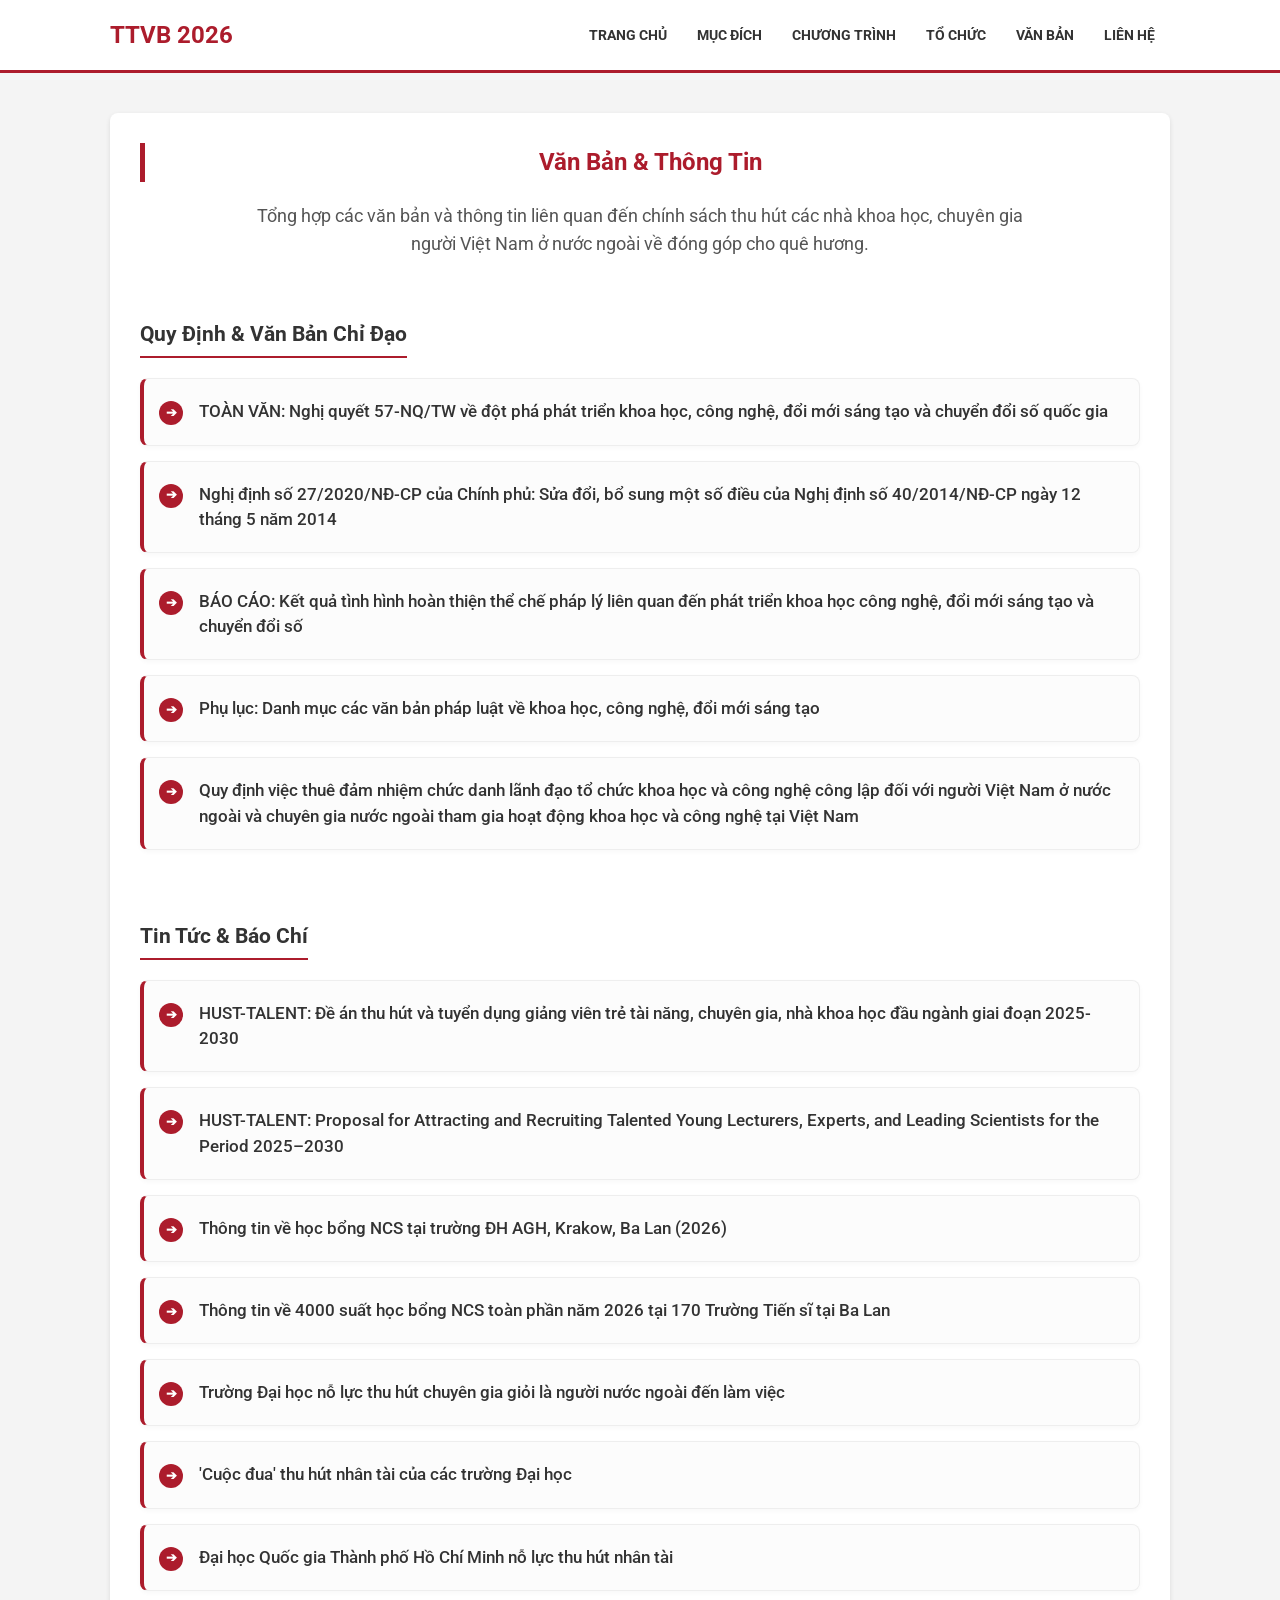
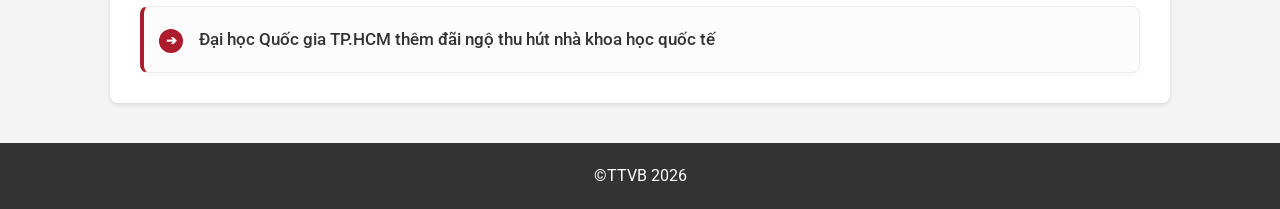
<file: document.html>
<!DOCTYPE html>
<html lang="vi">
<head>
    <meta charset="UTF-8">
    <meta name="viewport" content="width=device-width, initial-scale=1.0">
    <title>TTVB 2026 - Văn Bản & Thông Tin</title>
    
    <link rel="stylesheet" href="style.css">
    <link href="https://fonts.googleapis.com/css2?family=Roboto:wght@300;400;500;700&display=swap" rel="stylesheet">
    
    <style>
        /* CSS riêng cho trang Văn bản để đồng bộ với index.html */
        .page-header {
            text-align: center;
            margin-bottom: 30px;
        }
        
        .page-header p {
            font-size: 1.1rem;
            color: #555;
            max-width: 800px;
            margin: 0 auto;
        }

        .category-title {
            color: #333;
            border-bottom: 2px solid #ac1c2c;
            display: inline-block;
            padding-bottom: 5px;
            margin-top: 30px;
            margin-bottom: 20px;
            font-size: 1.3rem;
        }

        /* Tùy chỉnh Bullets cho danh sách Văn bản & Tin tức */
        .document-list {
            list-style: none;
            padding-left: 0;
            display: flex;
            flex-direction: column;
            gap: 15px;
        }

        .document-list li {
            position: relative;
            background: #fcfcfc;
            padding: 20px 20px 20px 55px;
            border-radius: 8px;
            border: 1px solid #eee;
            border-left: 4px solid #ac1c2c;
            box-shadow: 0 2px 5px rgba(0,0,0,0.03);
            transition: all 0.3s ease;
        }

        .document-list li:hover {
            transform: translateX(5px);
            box-shadow: 0 4px 10px rgba(172, 28, 44, 0.1);
            border-color: #f5d3d7;
        }

        /* Tạo Bullet (Dấu mũi tên đỏ) đồng bộ với phong cách index.html */
        .document-list li::before {
            content: "➔";
            position: absolute;
            left: 15px;
            top: 22px;
            color: #ffffff;
            background-color: #ac1c2c;
            width: 24px;
            height: 24px;
            border-radius: 50%;
            display: flex;
            align-items: center;
            justify-content: center;
            font-size: 0.8rem;
            font-weight: bold;
        }

        .document-list a {
            color: #333;
            text-decoration: none;
            font-weight: 500;
            font-size: 1.05rem;
            line-height: 1.5;
            display: block;
            transition: color 0.2s;
        }

        .document-list a:hover {
            color: #ac1c2c;
        }
    </style>
</head>
<body>   

    <nav class="navbar">
        <div class="container">
            <div class="logo">TTVB 2026</div>
            <ul class="nav-links">
                <li><a href="index.html">Trang Chủ</a></li>    
                <li><a href="index.html#about">Mục Đích</a></li> 
                <li><a href="index.html#program">Chương Trình</a></li>
                <li><a href="index.html#organizers">Tổ Chức</a></li>    
                <li><a href="document.html">Văn Bản</a></li>   
                <li><a href="index.html#contact">Liên Hệ</a></li>
            </ul>
        </div>
    </nav>

    <main class="container" style="margin-top: 40px; margin-bottom: 40px;">
        <section class="section">
            <div class="page-header">
                <h2>Văn Bản & Thông Tin</h2>
                <p>Tổng hợp các văn bản và thông tin liên quan đến chính sách thu hút các nhà khoa học, chuyên gia người Việt Nam ở nước ngoài về đóng góp cho quê hương.</p>
            </div>
                        
            <div class="program-day">
                <h3 class="category-title">Quy Định & Văn Bản Chỉ Đạo</h3>
                <ul class="document-list">
                    <li>
                        <a href="https://xaydungchinhsach.chinhphu.vn/toan-van-nghi-quyet-ve-dot-pha-phat-trien-khoa-hoc-cong-nghe-doi-moi-sang-tao-va-chuyen-doi-so-quoc-gia-119241224180048642.htm" target="_blank">
                            TOÀN VĂN: Nghị quyết 57-NQ/TW về đột phá phát triển khoa học, công nghệ, đổi mới sáng tạo và chuyển đổi số quốc gia
                        </a>
                    </li>
                    <li>
                        <a href="https://vanban.chinhphu.vn/?pageid=27160&docid=199248" target="_blank">
                            Nghị định số 27/2020/NĐ-CP của Chính phủ: Sửa đổi, bổ sung một số điều của Nghị định số 40/2014/NĐ-CP ngày 12 tháng 5 năm 2014
                        </a>
                    </li>
                    <li>
                        <a href="bo_khcn-bao_cao_hoan_thien_the_che.26.9.2025-1758883543285.pdf" target="_blank">
                            BÁO CÁO: Kết quả tình hình hoàn thiện thể chế pháp lý liên quan đến phát triển khoa học công nghệ, đổi mới sáng tạo và chuyển đổi số
                        </a>
                    </li>
                    <li>
                        <a href="252BC_PHU_LUC-1758883543354.PDF" target="_blank">
                            Phụ lục: Danh mục các văn bản pháp luật về khoa học, công nghệ, đổi mới sáng tạo
                        </a>
                    </li>
                    <li>
                        <a href="https://thuvienphapluat.vn/van-ban/Lao-dong-Tien-luong/Thong-tu-07-2023-TT-BKHCN-thue-dam-nhiem-lanh-dao-to-chuc-khoa-hoc-cong-lap-chuyen-gia-nuoc-ngoai-567867.aspx" target="_blank">
                            Quy định việc thuê đảm nhiệm chức danh lãnh đạo tổ chức khoa học và công nghệ công lập đối với người Việt Nam ở nước ngoài và chuyên gia nước ngoài tham gia hoạt động khoa học và công nghệ tại Việt Nam
                        </a>
                    </li>
                </ul>
            </div>
            
            <div class="program-day" style="margin-top: 40px;">
                <h3 class="category-title">Tin Tức & Báo Chí</h3>
                <ul class="document-list">
                    <li>
                        <a href="20263003_INFOGRAPHIC HUST_VIE.pdf" target="_blank">
                            HUST-TALENT: Đề án thu hút và tuyển dụng giảng viên trẻ tài năng, chuyên gia, nhà khoa học đầu ngành giai đoạn 2025-2030
                        </a>
                    </li>
                    <li>
                        <a href="20260704_INFOGRAPHIC HUST_ENG.pdf" target="_blank">
                            HUST-TALENT: Proposal for Attracting and Recruiting Talented Young Lecturers, Experts, and Leading Scientists for the Period 2025–2030
                        </a>
                    </li>
                    <li>
                        <a href="Thông tin về học bổng NCS tại trường ĐH AGH, Krakow, Ba Lan (2026).pdf" target="_blank">
                            Thông tin về học bổng NCS tại trường ĐH AGH, Krakow, Ba Lan (2026)
                        </a>
                    </li>
                    <li>
                        <a href="Doctoral Schools in Poland (2026).pdf" target="_blank">
                            Thông tin về 4000 suất học bổng NCS toàn phần năm 2026 tại 170 Trường Tiến sĩ tại Ba Lan
                        </a>
                    </li>
                    <li>                       
                        <a href="https://baotintuc.vn/giao-duc/truong-dai-hoc-no-luc-thu-hut-chuyen-gia-gioi-la-nguoi-nuoc-ngoai-den-lam-viec-20260311081313944.htm" target="_blank">
                            Trường Đại học nỗ lực thu hút chuyên gia giỏi là người nước ngoài đến làm việc
                        </a>
                    </li>
                    
                    <li>                       
                        <a href="https://baochinhphu.vn/cuoc-dua-thu-hut-nhan-tai-cua-cac-truong-dai-hoc-102241227140526206.htm" target="_blank">
                            'Cuộc đua' thu hút nhân tài của các trường Đại học
                        </a>
                    </li>

                    <li> 
                        <a href="https://nhandan.vn/dai-hoc-quoc-gia-thanh-pho-ho-chi-minh-no-luc-thu-hut-nhan-tai-post939889.html" target="_blank">
                            Đại học Quốc gia Thành phố Hồ Chí Minh nỗ lực thu hút nhân tài                            
                        </a>                  
                    </li>

                    <li>                       
                        <a href="https://tuoitre.vn/dai-hoc-quoc-gia-tp-hcm-them-dai-ngo-thu-hut-nha-khoa-hoc-quoc-te-20260129190928185.htm" target="_blank">
                            Đại học Quốc gia TP.HCM thêm đãi ngộ thu hút nhà khoa học quốc tế
                        </a>
                    </li>                    
                </ul>
            </div>
        </section>
    </main>

    <footer>
        <p>&copy;TTVB 2026</p>
    </footer>

</body>
</html>
</file>
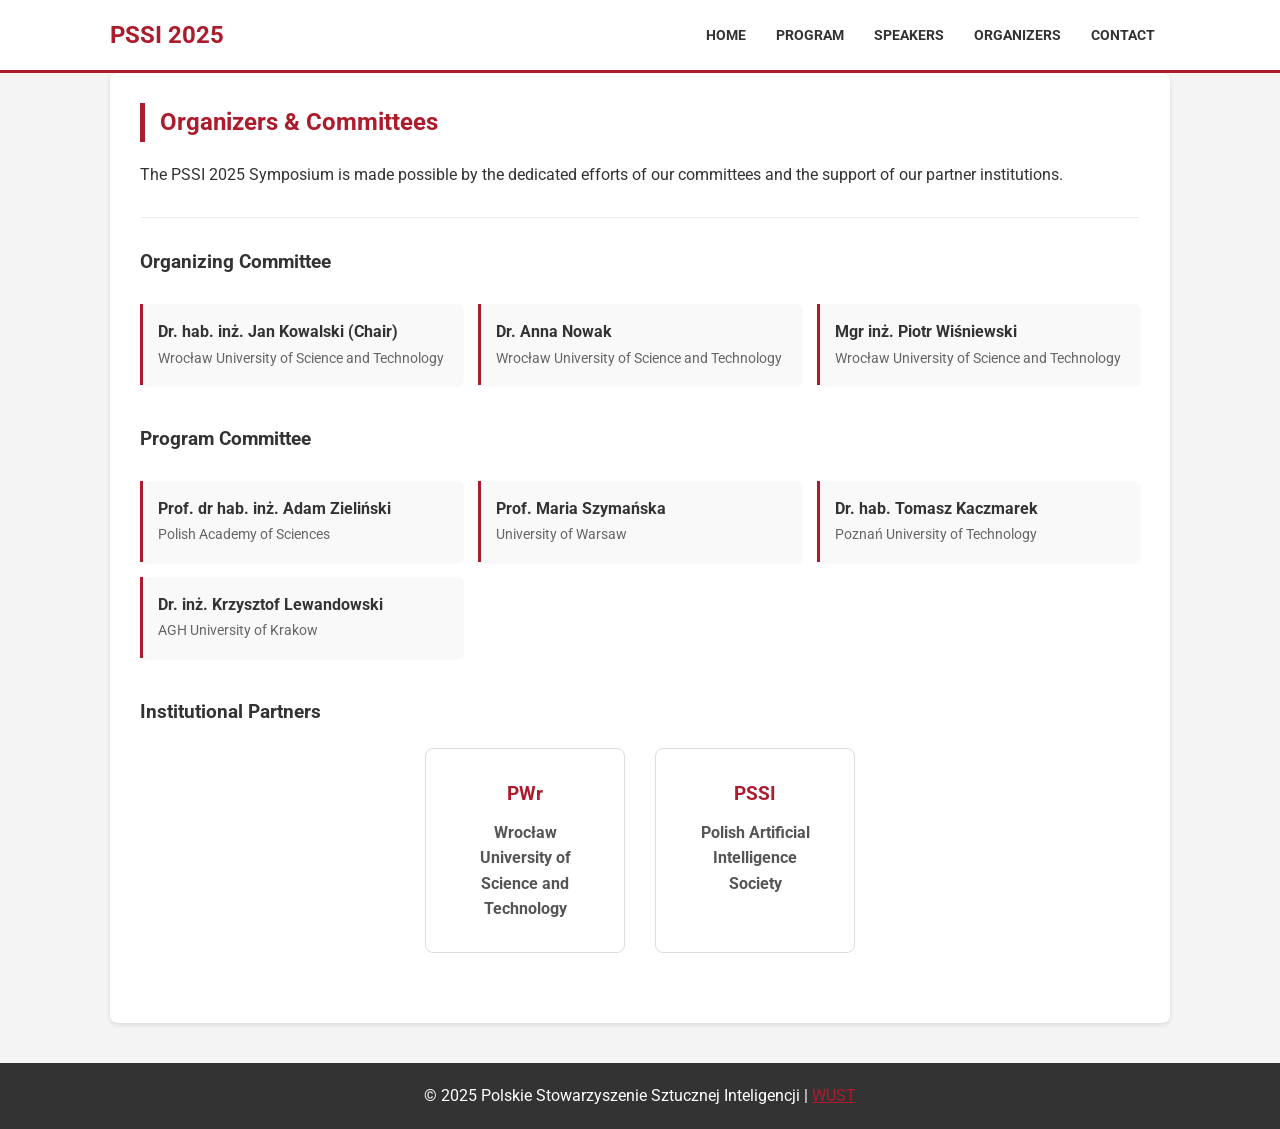
<file: organizers.html>
<!DOCTYPE html>
<html lang="en">
<head>
    <meta charset="UTF-8">
    <meta name="viewport" content="width=device-width, initial-scale=1.0">
    <title>Organizers - PSSI 2025</title>
    <link rel="stylesheet" href="style.css">
    <link href="https://fonts.googleapis.com/css2?family=Roboto:wght@300;400;700&display=swap" rel="stylesheet">
    <style>
        /* Specific styles for the organizers page */
        .committee-section {
            margin-bottom: 40px;
        }
        .committee-list {
            list-style: none;
            padding: 0;
            display: grid;
            grid-template-columns: repeat(auto-fit, minmax(250px, 1fr));
            gap: 15px;
        }
        .committee-list li {
            background: #f9f9f9;
            padding: 15px;
            border-left: 3px solid #ac1c2c;
            border-radius: 0 5px 5px 0;
            box-shadow: 0 1px 3px rgba(0,0,0,0.05);
        }
        .member-name {
            font-weight: bold;
            color: #333;
            display: block;
        }
        .member-affiliation {
            font-size: 0.85rem;
            color: #666;
        }
        .partners-grid {
            display: flex;
            justify-content: center;
            gap: 30px;
            flex-wrap: wrap;
            margin-top: 20px;
        }
        .partner-box {
            background: #fff;
            border: 1px solid #ddd;
            padding: 30px;
            text-align: center;
            border-radius: 8px;
            width: 200px;
            font-weight: bold;
            color: #555;
        }
    </style>
</head>
<body>

    <nav class="navbar">
        <div class="container">
            <div class="logo">PSSI 2025</div>
            <ul class="nav-links">
                <li><a href="index.html">Home</a></li>
                <li><a href="program.html">Program</a></li>
                <li><a href="speakers.html">Speakers</a></li>
                <li><a href="organizers.html">Organizers</a></li>
                <li><a href="contact.html">Contact</a></li>
            </ul>
        </div>
    </nav>

    <main class="container">
        <section class="section">
            <h2>Organizers & Committees</h2>
            <p>The PSSI 2025 Symposium is made possible by the dedicated efforts of our committees and the support of our partner institutions.</p>
            
            <hr style="border: 0; border-top: 1px solid #eee; margin: 30px 0;">

            <div class="committee-section">
                <h3>Organizing Committee</h3>
                <br>
                <ul class="committee-list">
                    <li>
                        <span class="member-name">Dr. hab. inż. Jan Kowalski (Chair)</span>
                        <span class="member-affiliation">Wrocław University of Science and Technology</span>
                    </li>
                    <li>
                        <span class="member-name">Dr. Anna Nowak</span>
                        <span class="member-affiliation">Wrocław University of Science and Technology</span>
                    </li>
                    <li>
                        <span class="member-name">Mgr inż. Piotr Wiśniewski</span>
                        <span class="member-affiliation">Wrocław University of Science and Technology</span>
                    </li>
                </ul>
            </div>

            <div class="committee-section">
                <h3>Program Committee</h3>
                <br>
                <ul class="committee-list">
                    <li>
                        <span class="member-name">Prof. dr hab. inż. Adam Zieliński</span>
                        <span class="member-affiliation">Polish Academy of Sciences</span>
                    </li>
                    <li>
                        <span class="member-name">Prof. Maria Szymańska</span>
                        <span class="member-affiliation">University of Warsaw</span>
                    </li>
                    <li>
                        <span class="member-name">Dr. hab. Tomasz Kaczmarek</span>
                        <span class="member-affiliation">Poznań University of Technology</span>
                    </li>
                    <li>
                        <span class="member-name">Dr. inż. Krzysztof Lewandowski</span>
                        <span class="member-affiliation">AGH University of Krakow</span>
                    </li>
                </ul>
            </div>

            <div class="committee-section">
                <h3>Institutional Partners</h3>
                <div class="partners-grid">
                    <div class="partner-box">
                        <div style="color: #ac1c2c; font-size: 1.2rem; margin-bottom: 10px;">PWr</div>
                        Wrocław University of Science and Technology
                    </div>
                    <div class="partner-box">
                        <div style="color: #ac1c2c; font-size: 1.2rem; margin-bottom: 10px;">PSSI</div>
                        Polish Artificial Intelligence Society
                    </div>
                </div>
            </div>

        </section>
    </main>

    <footer>
        <p>&copy; 2025 Polskie Stowarzyszenie Sztucznej Inteligencji | <a href="https://pwr.edu.pl">WUST</a></p>
    </footer>

</body>
</html>
</file>
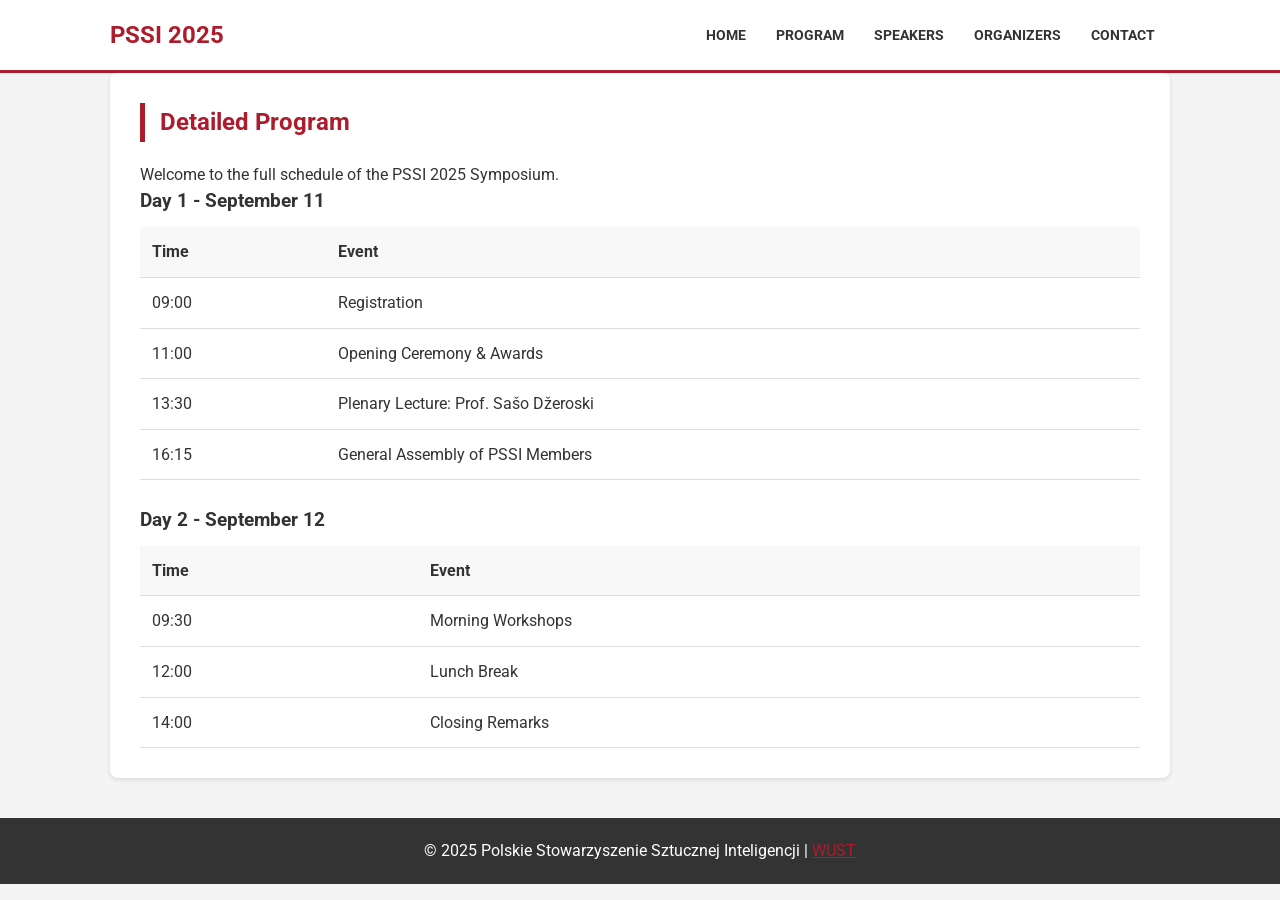
<file: program.html>
<!DOCTYPE html>
<html lang="en">
<head>
    <meta charset="UTF-8">
    <meta name="viewport" content="width=device-width, initial-scale=1.0">
    <title>Program - PSSI 2025</title>
    <link rel="stylesheet" href="style.css">
    <link href="https://fonts.googleapis.com/css2?family=Roboto:wght@300;400;700&display=swap" rel="stylesheet">
</head>
<body>

    <nav class="navbar">
        <div class="container">
            <div class="logo">PSSI 2025</div>
            <ul class="nav-links">
                <li><a href="index.html">Home</a></li>
                <li><a href="program.html">Program</a></li>
                <li><a href="speakers.html">Speakers</a></li>
                <li><a href="organizers.html">Organizers</a></li>
                <li><a href="contact.html">Contact</a></li>
            </ul>
        </div>
    </nav>

    <main class="container">
        <section class="section">
            <h2>Detailed Program</h2>
            <p>Welcome to the full schedule of the PSSI 2025 Symposium.</p>
            
            <div class="program-day">
                <h3>Day 1 - September 11</h3>
                <table>
                    <tr><th>Time</th><th>Event</th></tr>
                    <tr><td>09:00</td><td>Registration</td></tr>
                    <tr><td>11:00</td><td>Opening Ceremony & Awards</td></tr>
                    <tr><td>13:30</td><td>Plenary Lecture: Prof. Sašo Džeroski</td></tr>
                    <tr><td>16:15</td><td>General Assembly of PSSI Members</td></tr>
                </table>
            </div>
            
            <br>

            <div class="program-day">
                <h3>Day 2 - September 12</h3>
                <table>
                    <tr><th>Time</th><th>Event</th></tr>
                    <tr><td>09:30</td><td>Morning Workshops</td></tr>
                    <tr><td>12:00</td><td>Lunch Break</td></tr>
                    <tr><td>14:00</td><td>Closing Remarks</td></tr>
                </table>
            </div>
        </section>
    </main>

    <footer>
        <p>&copy; 2025 Polskie Stowarzyszenie Sztucznej Inteligencji | <a href="https://pwr.edu.pl">WUST</a></p>
    </footer>

</body>
</html>
</file>
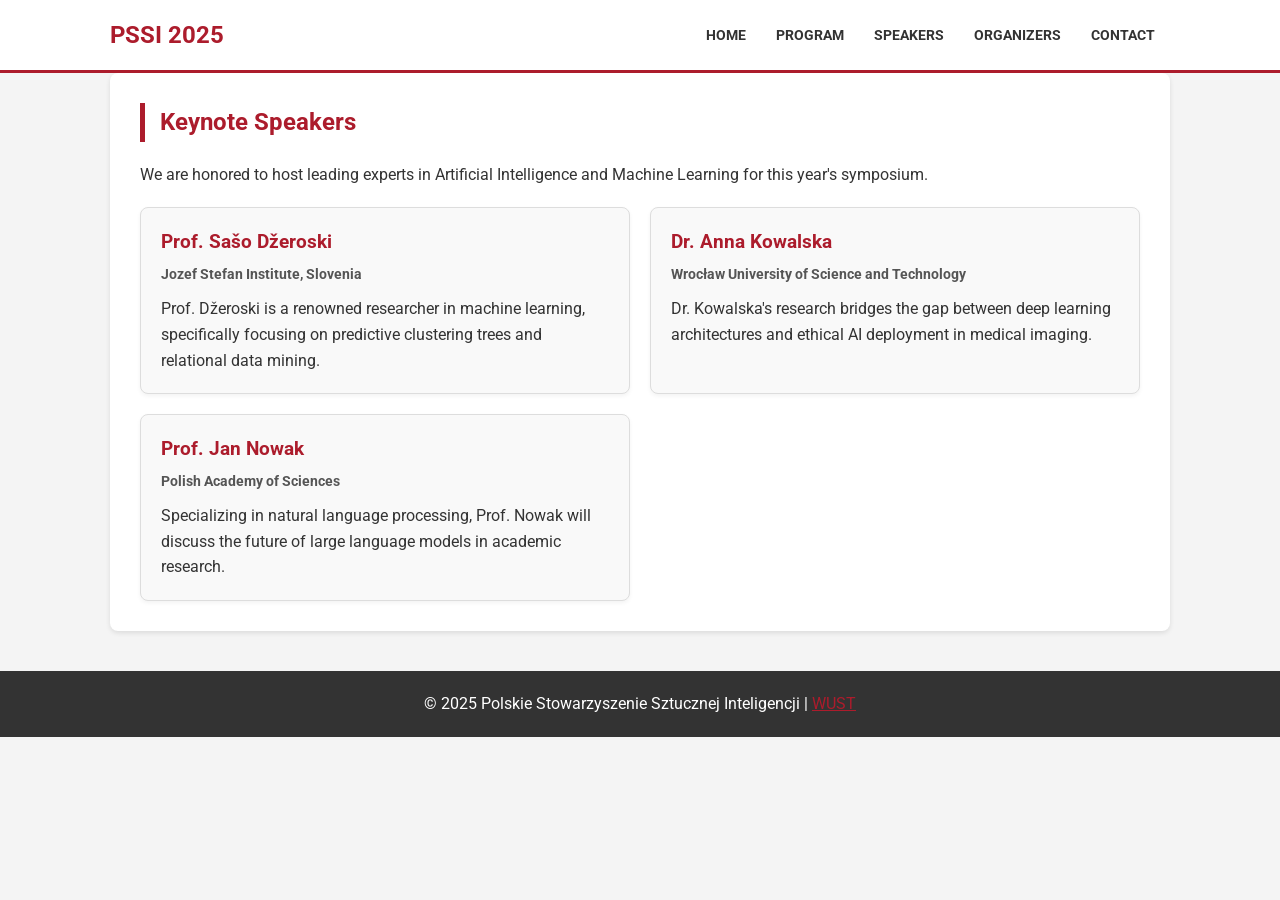
<file: speakers.html>
<!DOCTYPE html>
<html lang="en">
<head>
    <meta charset="UTF-8">
    <meta name="viewport" content="width=device-width, initial-scale=1.0">
    <title>Speakers - PSSI 2025</title>
    <link rel="stylesheet" href="style.css">
    <link href="https://fonts.googleapis.com/css2?family=Roboto:wght@300;400;700&display=swap" rel="stylesheet">
    <style>
        /* Specific styles just for the speakers page */
        .speaker-grid {
            display: flex;
            flex-wrap: wrap;
            gap: 20px;
            margin-top: 20px;
        }
        .speaker-card {
            background: #f9f9f9;
            border: 1px solid #ddd;
            border-radius: 8px;
            padding: 20px;
            width: calc(50% - 10px); /* Two columns */
            box-shadow: 0 2px 4px rgba(0,0,0,0.05);
        }
        .speaker-card h3 {
            color: #ac1c2c;
            margin-bottom: 5px;
        }
        .speaker-title {
            font-weight: bold;
            font-size: 0.9rem;
            color: #555;
            margin-bottom: 10px;
        }
        /* Make it 1 column on smaller screens */
        @media (max-width: 600px) {
            .speaker-card { width: 100%; }
        }
    </style>
</head>
<body>

    <nav class="navbar">
        <div class="container">
            <div class="logo">PSSI 2025</div>
            <ul class="nav-links">
                <li><a href="index.html">Home</a></li>
                <li><a href="program.html">Program</a></li>
                <li><a href="speakers.html">Speakers</a></li>
                <li><a href="organizers.html">Organizers</a></li>
                <li><a href="contact.html">Contact</a></li>
            </ul>
        </div>
    </nav>

    <main class="container">
        <section class="section">
            <h2>Keynote Speakers</h2>
            <p>We are honored to host leading experts in Artificial Intelligence and Machine Learning for this year's symposium.</p>
            
            <div class="speaker-grid">
                <div class="speaker-card">
                    <h3>Prof. Sašo Džeroski</h3>
                    <p class="speaker-title">Jozef Stefan Institute, Slovenia</p>
                    <p>Prof. Džeroski is a renowned researcher in machine learning, specifically focusing on predictive clustering trees and relational data mining.</p>
                </div>

                <div class="speaker-card">
                    <h3>Dr. Anna Kowalska</h3>
                    <p class="speaker-title">Wrocław University of Science and Technology</p>
                    <p>Dr. Kowalska's research bridges the gap between deep learning architectures and ethical AI deployment in medical imaging.</p>
                </div>

                <div class="speaker-card">
                    <h3>Prof. Jan Nowak</h3>
                    <p class="speaker-title">Polish Academy of Sciences</p>
                    <p>Specializing in natural language processing, Prof. Nowak will discuss the future of large language models in academic research.</p>
                </div>
            </div>
        </section>
    </main>

    <footer>
        <p>&copy; 2025 Polskie Stowarzyszenie Sztucznej Inteligencji | <a href="https://pwr.edu.pl">WUST</a></p>
    </footer>

</body>
</html>
</file>
<file: style.css>
/* General Reset */
* {
    margin: 0;
    padding: 0;
    box-sizing: border-box;
}

body {
    font-family: 'Roboto', sans-serif;
    line-height: 1.6;
    color: #333;
    background-color: #f4f4f4;
}

.container {
    max-width: 1100px;
    margin: auto;
    padding: 0 20px;
}

/* Navbar */
.navbar {
    background: #ffffff;
    border-bottom: 3px solid #ac1c2c; /* PWr Corporate Red */
    padding: 1rem 0;
    position: sticky;
    top: 0;
    z-index: 100;
}

.navbar .container {
    display: flex;
    justify-content: space-between;
    align-items: center;
}

.logo {
    font-size: 1.5rem;
    font-weight: bold;
    color: #ac1c2c;
}

.nav-links {
    display: flex;
    list-style: none;
}

.nav-links li a {
    text-decoration: none;
    color: #333;
    font-weight: 700;
    padding: 0 15px;
    text-transform: uppercase;
    font-size: 0.9rem;
}

.nav-links li a:hover {
    color: #ac1c2c;
}

/* Hero Section */
.hero {
    background: #333 url('https://images.unsplash.com/photo-1518770660439-4636190af475?ixlib=rb-1.2.1&auto=format&fit=crop&w=1350&q=80') no-repeat center center/cover;
    height: 400px;
    color: white;
    display: flex;
    flex-direction: column;
    justify-content: center;
    text-align: center;
    position: relative;
}

.hero::after {
    content: '';
    position: absolute;
    top: 0; left: 0; width: 100%; height: 100%;
    background: rgba(0, 0, 0, 0.5);
}

.hero .container {
    position: relative;
    z-index: 1;
}

.hero h1 { font-size: 2.5rem; margin-bottom: 1rem; }
.event-details { font-size: 1.2rem; margin-bottom: 2rem; }

.btn {
    background: #ac1c2c;
    color: white;
    padding: 10px 25px;
    text-decoration: none;
    border-radius: 5px;
}

/* Content Sections */
.section { padding: 40px 0; background: white; margin-bottom: 20px; padding: 30px; border-radius: 8px; box-shadow: 0 2px 5px rgba(0,0,0,0.1); }
h2 { border-left: 5px solid #ac1c2c; padding-left: 15px; margin-bottom: 20px; color: #ac1c2c; }

/* Table */
table { width: 100%; border-collapse: collapse; margin-top: 10px; }
th, td { text-align: left; padding: 12px; border-bottom: 1px solid #ddd; }
th { background: #f8f8f8; }

/* Sponsors */
.sponsor-grid { display: flex; justify-content: space-around; gap: 20px; flex-wrap: wrap; }
.sponsor-placeholder { background: #eee; padding: 20px; width: 150px; text-align: center; border: 1px dashed #ccc; }

footer { text-align: center; padding: 20px; background: #333; color: white; margin-top: 40px; }
footer a { color: #ac1c2c; }
</file>
